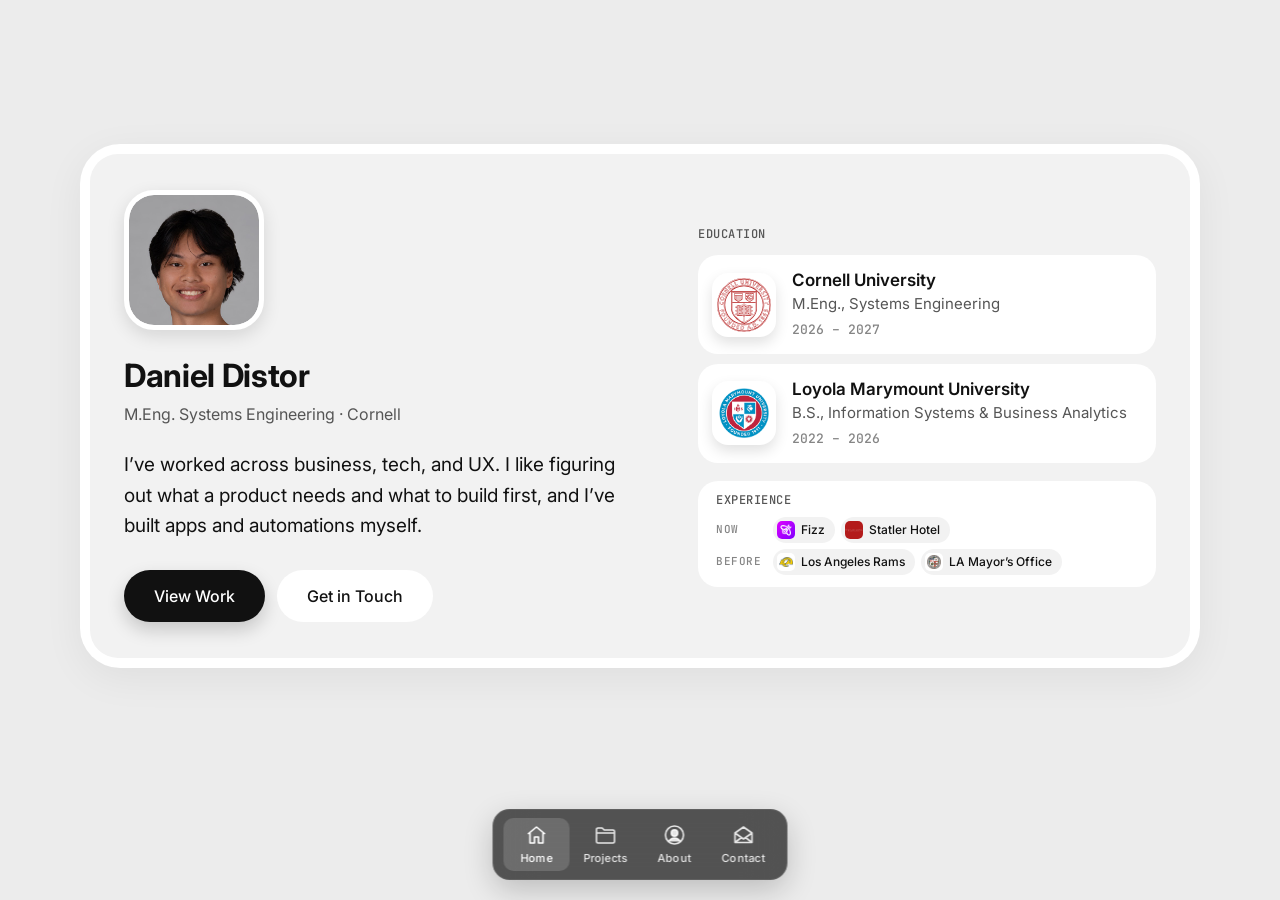
<file: index.html>
<!doctype html>
<html lang="en">
<head>
  <meta charset="utf-8">
  <meta name="viewport" content="width=device-width, initial-scale=1">
  <title>Daniel Distor</title>
  <meta name="description" content="Daniel Distor — M.Eng. Systems Engineering student at Cornell with experience across business, tech, and UX.">
  <meta property="og:type" content="website">
  <meta property="og:title" content="Daniel Distor">
  <meta property="og:description" content="M.Eng. Systems Engineering student at Cornell with experience across business, tech, and UX.">
  <meta property="og:url" content="https://danieldistor.com/">
  <meta property="og:image" content="https://danieldistor.com/assets/portrait-2.jpg">
  <meta property="og:image:alt" content="Daniel Distor">
  <meta property="og:site_name" content="Daniel Distor">
  <link rel="canonical" href="https://danieldistor.com/">
  <meta name="twitter:card" content="summary">
  <meta name="theme-color" content="#ececec">
  <link rel="preconnect" href="https://fonts.googleapis.com">
  <link rel="preconnect" href="https://fonts.gstatic.com" crossorigin>
  <link href="https://fonts.googleapis.com/css2?family=Inter:wght@400;500;600;700&family=JetBrains+Mono:wght@500;700&display=swap" rel="stylesheet">
  <link rel="icon" href="/favicon.svg" type="image/svg+xml">
  <link rel="apple-touch-icon" href="/apple-touch-icon.png">
  <link rel="stylesheet" href="styles.css?v=43">
</head>
<body class="home">
  <main class="frame">

    <!-- Hero -->
    <section class="card hero" id="home">
      <div class="hero-main">
      <div class="avatar"><img src="assets/headshot-2.jpg" alt="Daniel Distor" width="140" height="140"></div>
      <h1 class="name">Daniel Distor</h1>
      <p class="role">M.Eng. Systems Engineering · Cornell</p>
      <p class="lede">I’ve worked across business, tech, and UX. I like figuring out what a product needs and what to build first, and I’ve built apps and automations myself.</p>
      <div class="actions">
        <a class="btn btn-dark" href="projects.html">View Work</a>
        <a class="btn btn-light" href="contact.html">Get in Touch</a>
      </div>
      </div>

      <aside class="edu" aria-labelledby="edu-title">
        <h2 class="label" id="edu-title">Education</h2>
        <ul class="edu-list">
          <li class="school">
            <img class="seal" src="assets/cornell-seal.svg" alt="Cornell University seal" width="64" height="64">
            <div class="school-text">
              <strong>Cornell University</strong>
              <span>M.Eng., Systems Engineering</span>
              <time class="edu-years">2026 – 2027</time>
            </div>
          </li>
          <li class="school">
            <img class="seal" src="assets/lmu-seal.png" alt="Loyola Marymount University seal" width="64" height="64">
            <div class="school-text">
              <strong>Loyola Marymount University</strong>
              <span>B.S., Information Systems &amp; Business Analytics</span>
              <time class="edu-years">2022 – 2026</time>
            </div>
          </li>
        </ul>
        <div class="mini-card">
          <span class="mini-label">Experience</span>
          <div class="exp-rows">
            <span class="exp-when">Now</span>
            <ul class="pills">
              <li class="pill"><span class="logo-chip"><img src="assets/fizz.png" alt="" width="18" height="18"></span>Fizz</li>
              <li class="pill"><span class="logo-chip"><img src="assets/statler.png" alt="" width="18" height="18"></span>Statler Hotel</li>
            </ul>
            <span class="exp-when">Before</span>
            <ul class="pills">
              <li class="pill"><span class="logo-chip logo-pad"><img src="assets/rams.png" alt="" width="18" height="18"></span>Los Angeles Rams</li>
              <li class="pill"><span class="logo-chip logo-pad"><img src="assets/la-city-seal.png" alt="" width="18" height="18"></span>LA Mayor’s Office</li>
            </ul>
          </div>
        </div>
      </aside>
    </section>

  </main>

  <!-- Floating dock -->
  <nav class="dock" aria-label="Primary">
    <a href="index.html" class="active" aria-current="page">
      <svg viewBox="0 0 24 24" fill="none" stroke="currentColor" stroke-width="1.6" stroke-linejoin="round"><path d="M3.5 11L12 4l8.5 7M5.5 9.5V20h4.5v-6h4v6h4.5V9.5"/></svg>Home</a>
    <a href="projects.html">
      <svg viewBox="0 0 24 24" fill="none" stroke="currentColor" stroke-width="1.6" stroke-linejoin="round"><path d="M3 6.5A1.5 1.5 0 014.5 5h4.2l2 2h8.8A1.5 1.5 0 0121 8.5v10a1.5 1.5 0 01-1.5 1.5h-15A1.5 1.5 0 013 18.5zM3 10h18"/></svg>Projects</a>
    <a href="about.html">
      <svg viewBox="0 0 24 24" fill="none" stroke="currentColor" stroke-width="1.6"><circle cx="12" cy="12" r="9"/><circle cx="12" cy="10" r="3.2" fill="currentColor"/><path d="M6.3 18.4c1.3-2.3 3.4-3.4 5.7-3.4s4.4 1.1 5.7 3.4" fill="currentColor"/></svg>About</a>
    <a href="contact.html">
      <svg viewBox="0 0 24 24" fill="none" stroke="currentColor" stroke-width="1.6" stroke-linejoin="round"><path d="M3.5 10L12 4l8.5 6v9.5h-17zM3.5 10l8.5 6 8.5-6M3.5 19.5l6.5-5M20.5 19.5l-6.5-5"/></svg>Contact</a>
  </nav>

  <script src="script.js?v=28"></script>
</body>
</html>
</file>
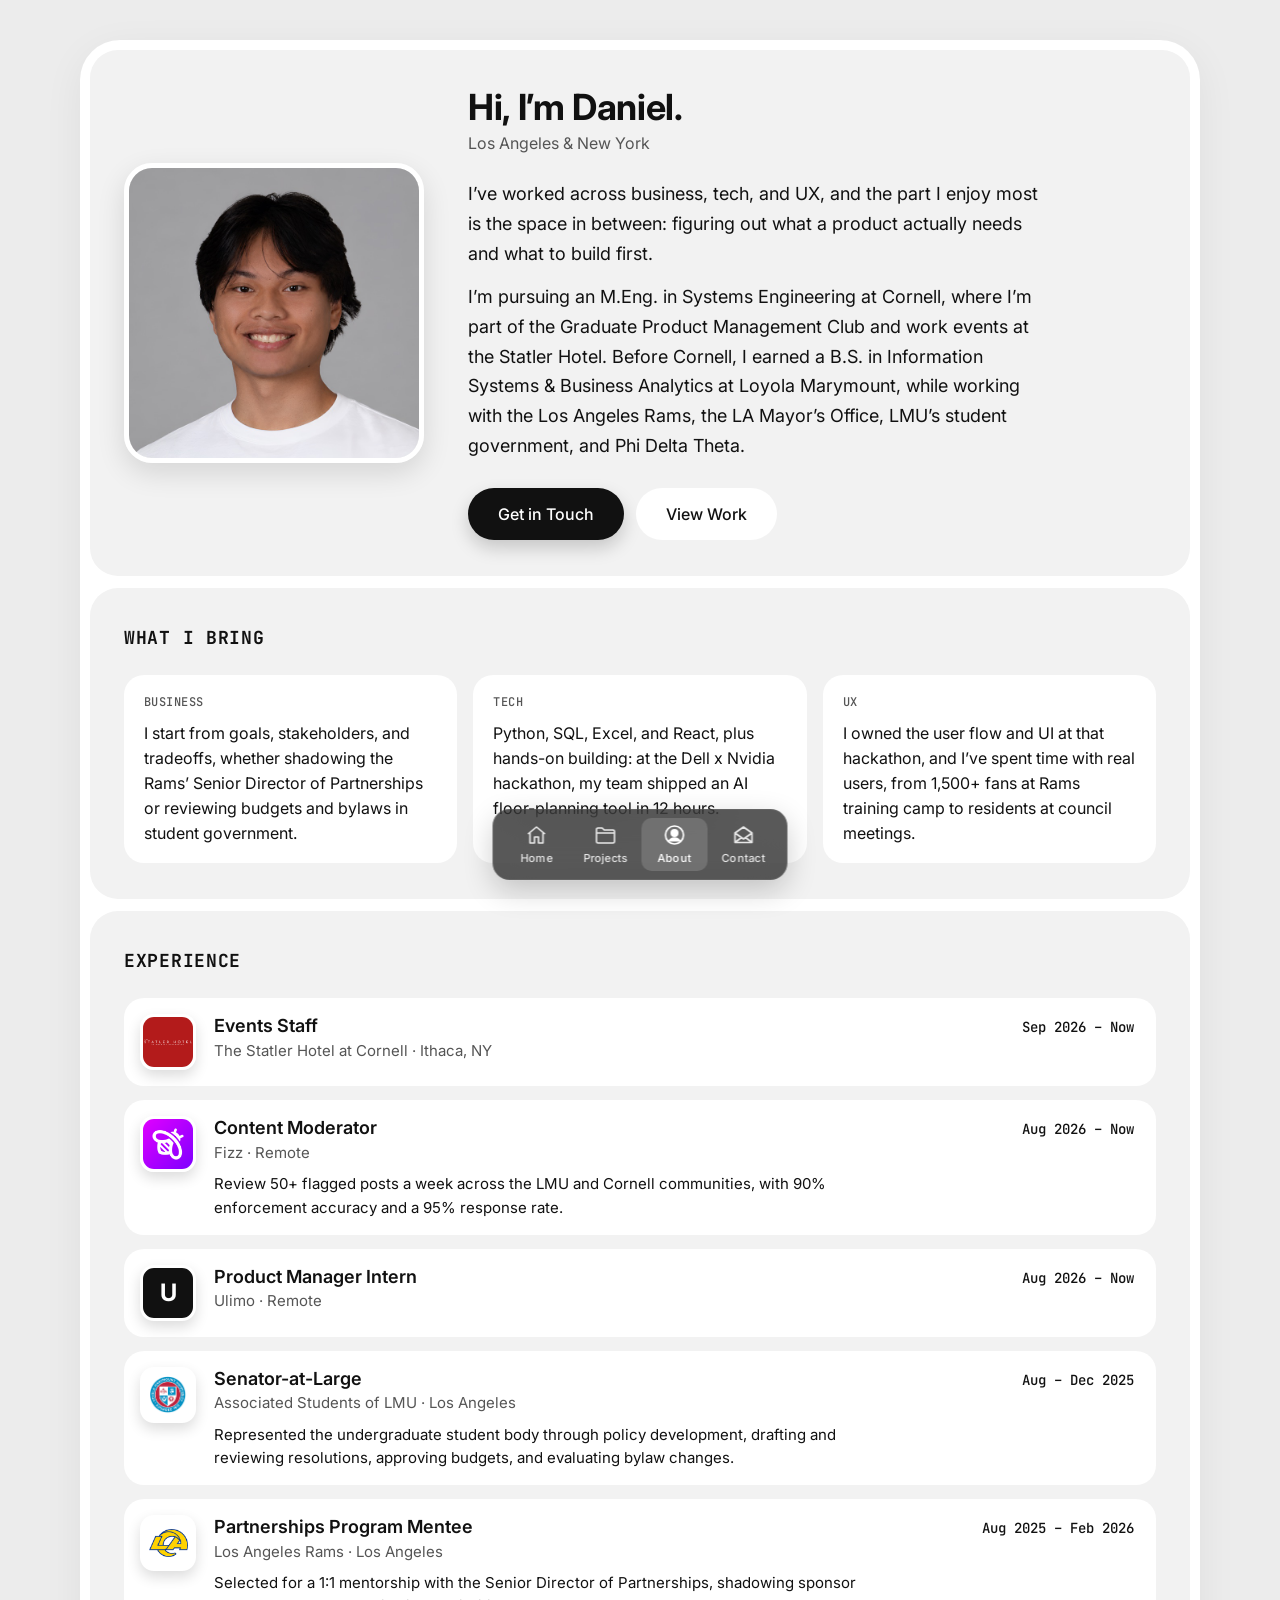
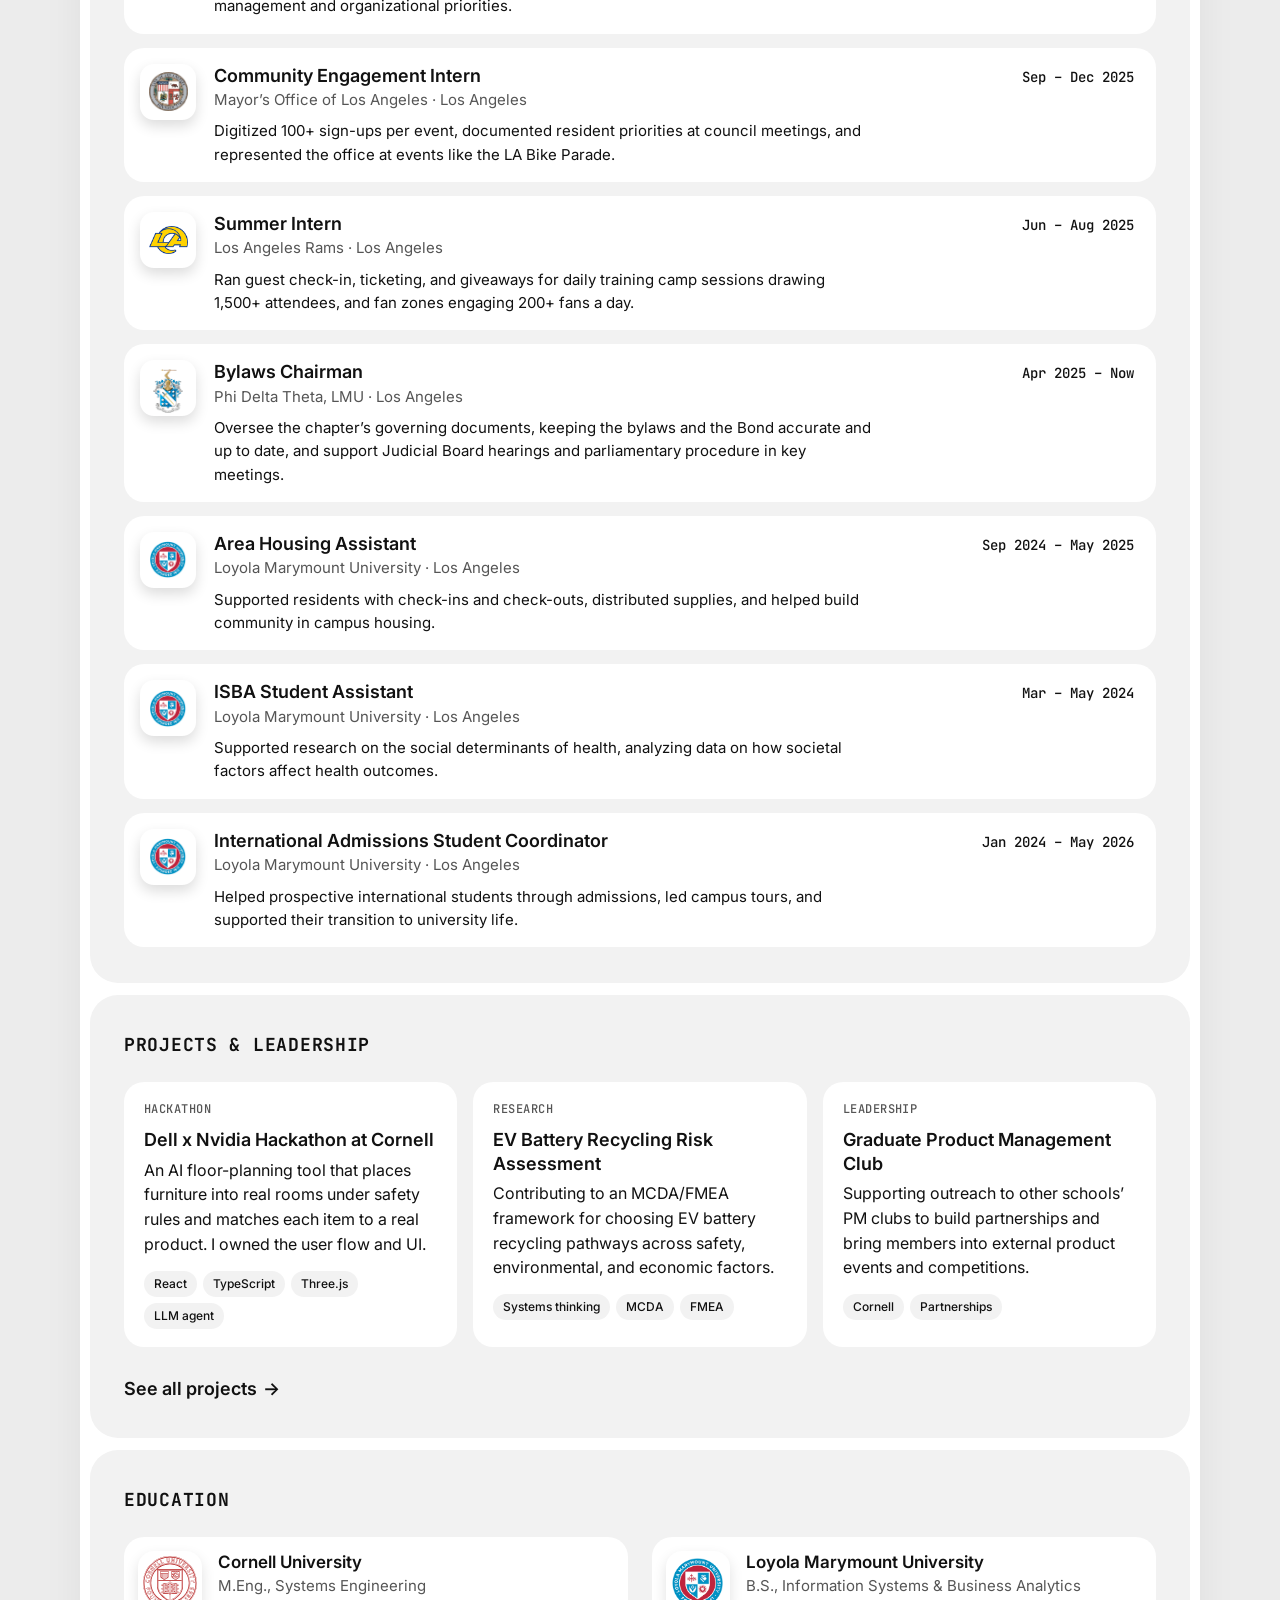
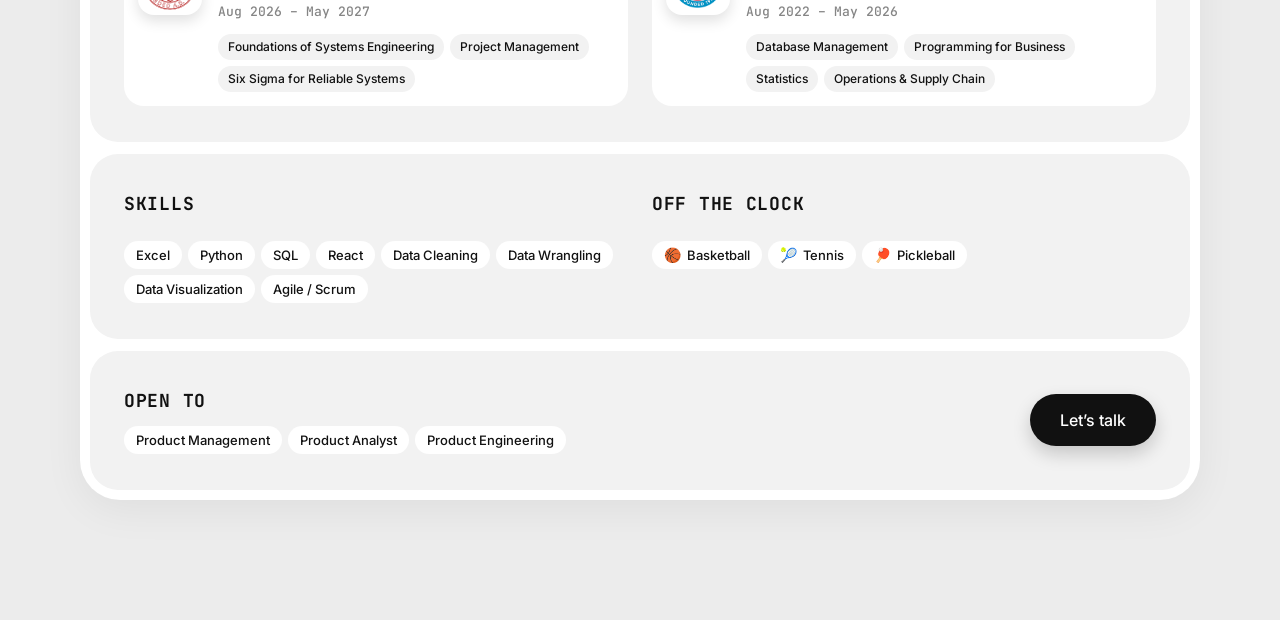
<file: about.html>
<!doctype html>
<html lang="en">
<head>
  <meta charset="utf-8">
  <meta name="viewport" content="width=device-width, initial-scale=1">
  <title>About · Daniel Distor</title>
  <meta name="description" content="About Daniel Distor — experience across business, tech, and UX.">
  <meta property="og:type" content="website">
  <meta property="og:title" content="About · Daniel Distor">
  <meta property="og:description" content="How Daniel Distor went from business analytics, the LA Rams, and the LA Mayor’s Office to Cornell.">
  <meta property="og:url" content="https://danieldistor.com/about">
  <meta property="og:image" content="https://danieldistor.com/assets/portrait-2.jpg">
  <meta property="og:image:alt" content="Daniel Distor">
  <meta property="og:site_name" content="Daniel Distor">
  <link rel="canonical" href="https://danieldistor.com/about">
  <meta name="twitter:card" content="summary">
  <meta name="theme-color" content="#ececec">
  <link rel="preconnect" href="https://fonts.googleapis.com">
  <link rel="preconnect" href="https://fonts.gstatic.com" crossorigin>
  <link href="https://fonts.googleapis.com/css2?family=Inter:wght@400;500;600;700&family=JetBrains+Mono:wght@500;700&display=swap" rel="stylesheet">
  <link rel="icon" href="/favicon.svg" type="image/svg+xml">
  <link rel="apple-touch-icon" href="/apple-touch-icon.png">
  <link rel="stylesheet" href="styles.css?v=43">
</head>
<body>
  <main class="frame">

    <!-- Intro -->
    <section class="card about-hero">
      <img class="about-photo" src="assets/portrait-2.jpg" alt="Daniel Distor" width="320" height="320">
      <div>
        <h1 class="about-title">Hi, I’m Daniel.</h1>
        <p class="role">Los Angeles &amp; New York</p>
        <div class="prose">
          <p>I’ve worked across business, tech, and UX, and the part I enjoy most is the space in between: figuring out what a product actually needs and what to build first.</p>
          <p>I’m pursuing an M.Eng. in Systems Engineering at Cornell, where I’m part of the Graduate Product Management Club and work events at the Statler Hotel. Before Cornell, I earned a B.S. in Information Systems &amp; Business Analytics at Loyola Marymount, while working with the Los Angeles Rams, the LA Mayor’s Office, LMU’s student government, and Phi Delta Theta.</p>
        </div>
        <div class="actions">
          <a class="btn btn-dark" href="contact.html">Get in Touch</a>
          <a class="btn btn-light" href="projects.html">View Work</a>
        </div>
      </div>
    </section>

    <!-- Strengths -->
    <section class="card">
      <h2 class="label">What I Bring</h2>
      <div class="strengths">
        <div class="strength">
          <span class="mini-label">Business</span>
          <p>I start from goals, stakeholders, and tradeoffs, whether shadowing the Rams’ Senior Director of Partnerships or reviewing budgets and bylaws in student government.</p>
        </div>
        <div class="strength">
          <span class="mini-label">Tech</span>
          <p>Python, SQL, Excel, and React, plus hands-on building: at the Dell x Nvidia hackathon, my team shipped an AI floor-planning tool in 12 hours.</p>
        </div>
        <div class="strength">
          <span class="mini-label">UX</span>
          <p>I owned the user flow and UI at that hackathon, and I’ve spent time with real users, from 1,500+ fans at Rams training camp to residents at council meetings.</p>
        </div>
      </div>
    </section>

    <!-- Experience -->
    <section class="card">
      <h2 class="label">Experience</h2>
      <ul class="timeline">
        <li class="t-item">
          <div class="logo logo-sm"><img src="assets/statler.png" alt=""></div>
          <div class="t-body">
            <strong>Events Staff</strong>
            <span class="t-org">The Statler Hotel at Cornell · Ithaca, NY</span>
          </div>
          <time>Sep 2026 – Now</time>
        </li>
        <li class="t-item">
          <div class="logo logo-sm"><img src="assets/fizz.png" alt=""></div>
          <div class="t-body">
            <strong>Content Moderator</strong>
            <span class="t-org">Fizz · Remote</span>
            <p>Review 50+ flagged posts a week across the LMU and Cornell communities, with 90% enforcement accuracy and a 95% response rate.</p>
          </div>
          <time>Aug 2026 – Now</time>
        </li>
        <li class="t-item">
          <div class="logo logo-sm logo-mono">U</div>
          <div class="t-body">
            <strong>Product Manager Intern</strong>
            <span class="t-org">Ulimo · Remote</span>
          </div>
          <time>Aug 2026 – Now</time>
        </li>
        <li class="t-item">
          <div class="logo logo-sm logo-img"><img src="assets/lmu-seal.png" alt=""></div>
          <div class="t-body">
            <strong>Senator-at-Large</strong>
            <span class="t-org">Associated Students of LMU · Los Angeles</span>
            <p>Represented the undergraduate student body through policy development, drafting and reviewing resolutions, approving budgets, and evaluating bylaw changes.</p>
          </div>
          <time>Aug – Dec 2025</time>
        </li>
        <li class="t-item">
          <div class="logo logo-sm logo-img"><img src="assets/rams.png" alt=""></div>
          <div class="t-body">
            <strong>Partnerships Program Mentee</strong>
            <span class="t-org">Los Angeles Rams · Los Angeles</span>
            <p>Selected for a 1:1 mentorship with the Senior Director of Partnerships, shadowing sponsor management and organizational priorities.</p>
          </div>
          <time>Aug 2025 – Feb 2026</time>
        </li>
        <li class="t-item">
          <div class="logo logo-sm logo-img"><img src="assets/la-city-seal.png" alt=""></div>
          <div class="t-body">
            <strong>Community Engagement Intern</strong>
            <span class="t-org">Mayor’s Office of Los Angeles · Los Angeles</span>
            <p>Digitized 100+ sign-ups per event, documented resident priorities at council meetings, and represented the office at events like the LA Bike Parade.</p>
          </div>
          <time>Sep – Dec 2025</time>
        </li>
        <li class="t-item">
          <div class="logo logo-sm logo-img"><img src="assets/rams.png" alt=""></div>
          <div class="t-body">
            <strong>Summer Intern</strong>
            <span class="t-org">Los Angeles Rams · Los Angeles</span>
            <p>Ran guest check-in, ticketing, and giveaways for daily training camp sessions drawing 1,500+ attendees, and fan zones engaging 200+ fans a day.</p>
          </div>
          <time>Jun – Aug 2025</time>
        </li>
        <li class="t-item">
          <div class="logo logo-sm logo-img"><img src="assets/phidelt.png" alt=""></div>
          <div class="t-body">
            <strong>Bylaws Chairman</strong>
            <span class="t-org">Phi Delta Theta, LMU · Los Angeles</span>
            <p>Oversee the chapter’s governing documents, keeping the bylaws and the Bond accurate and up to date, and support Judicial Board hearings and parliamentary procedure in key meetings.</p>
          </div>
          <time>Apr 2025 – Now</time>
        </li>
        <li class="t-item">
          <div class="logo logo-sm logo-img"><img src="assets/lmu-seal.png" alt=""></div>
          <div class="t-body">
            <strong>Area Housing Assistant</strong>
            <span class="t-org">Loyola Marymount University · Los Angeles</span>
            <p>Supported residents with check-ins and check-outs, distributed supplies, and helped build community in campus housing.</p>
          </div>
          <time>Sep 2024 – May 2025</time>
        </li>
        <li class="t-item">
          <div class="logo logo-sm logo-img"><img src="assets/lmu-seal.png" alt=""></div>
          <div class="t-body">
            <strong>ISBA Student Assistant</strong>
            <span class="t-org">Loyola Marymount University · Los Angeles</span>
            <p>Supported research on the social determinants of health, analyzing data on how societal factors affect health outcomes.</p>
          </div>
          <time>Mar – May 2024</time>
        </li>
        <li class="t-item">
          <div class="logo logo-sm logo-img"><img src="assets/lmu-seal.png" alt=""></div>
          <div class="t-body">
            <strong>International Admissions Student Coordinator</strong>
            <span class="t-org">Loyola Marymount University · Los Angeles</span>
            <p>Helped prospective international students through admissions, led campus tours, and supported their transition to university life.</p>
          </div>
          <time>Jan 2024 – May 2026</time>
        </li>
      </ul>
    </section>

    <!-- Projects & leadership -->
    <section class="card" id="projects">
      <h2 class="label">Projects &amp; Leadership</h2>
      <div class="strengths">
        <div class="strength">
          <span class="mini-label">Hackathon</span>
          <h3 class="tile-title">Dell x Nvidia Hackathon at Cornell</h3>
          <p>An AI floor-planning tool that places furniture into real rooms under safety rules and matches each item to a real product. I owned the user flow and UI.</p>
          <ul class="pills tile-pills">
            <li class="pill">React</li><li class="pill">TypeScript</li><li class="pill">Three.js</li><li class="pill">LLM agent</li>
          </ul>
        </div>
        <div class="strength">
          <span class="mini-label">Research</span>
          <h3 class="tile-title">EV Battery Recycling Risk Assessment</h3>
          <p>Contributing to an MCDA/FMEA framework for choosing EV battery recycling pathways across safety, environmental, and economic factors.</p>
          <ul class="pills tile-pills">
            <li class="pill">Systems thinking</li><li class="pill">MCDA</li><li class="pill">FMEA</li>
          </ul>
        </div>
        <div class="strength">
          <span class="mini-label">Leadership</span>
          <h3 class="tile-title">Graduate Product Management Club</h3>
          <p>Supporting outreach to other schools’ PM clubs to build partnerships and bring members into external product events and competitions.</p>
          <ul class="pills tile-pills">
            <li class="pill">Cornell</li><li class="pill">Partnerships</li>
          </ul>
        </div>
      </div>
      <a class="more" href="projects.html">See all projects <span aria-hidden="true">→</span></a>
    </section>

    <!-- Education -->
    <section class="card">
      <h2 class="label">Education</h2>
      <div class="journey">
        <div class="school school-col">
          <img class="seal" src="assets/cornell-seal.svg" alt="Cornell University seal" width="64" height="64">
          <div class="school-text">
            <strong>Cornell University</strong>
            <span>M.Eng., Systems Engineering</span>
            <time class="edu-years">Aug 2026 – May 2027</time>
            <ul class="pills tile-pills">
              <li class="pill">Foundations of Systems Engineering</li><li class="pill">Project Management</li><li class="pill">Six Sigma for Reliable Systems</li>
            </ul>
          </div>
        </div>
        <div class="school school-col">
          <img class="seal" src="assets/lmu-seal.png" alt="Loyola Marymount University seal" width="64" height="64">
          <div class="school-text">
            <strong>Loyola Marymount University</strong>
            <span>B.S., Information Systems &amp; Business Analytics</span>
            <time class="edu-years">Aug 2022 – May 2026</time>
            <ul class="pills tile-pills">
              <li class="pill">Database Management</li><li class="pill">Programming for Business</li><li class="pill">Statistics</li><li class="pill">Operations &amp; Supply Chain</li>
            </ul>
          </div>
        </div>
      </div>
    </section>

    <!-- Skills + off the clock -->
    <section class="card">
      <div class="journey">
        <div>
          <h2 class="label">Skills</h2>
          <ul class="pills pills-light">
            <li class="pill">Excel</li><li class="pill">Python</li><li class="pill">SQL</li><li class="pill">React</li><li class="pill">Data Cleaning</li><li class="pill">Data Wrangling</li><li class="pill">Data Visualization</li><li class="pill">Agile / Scrum</li>
          </ul>
        </div>
        <div>
          <h2 class="label">Off the Clock</h2>
          <ul class="pills pills-light">
            <li class="pill"><span class="pill-emoji" aria-hidden="true">🏀</span>Basketball</li>
            <li class="pill"><span class="pill-emoji" aria-hidden="true">🎾</span>Tennis</li>
            <li class="pill"><span class="pill-emoji" aria-hidden="true">🏓</span>Pickleball</li>
          </ul>
        </div>
      </div>
    </section>

    <!-- Open to / CTA -->
    <section class="card about-cta">
      <div>
        <h2 class="label">Open To</h2>
        <ul class="pills pills-light">
          <li class="pill">Product Management</li>
          <li class="pill">Product Analyst</li>
          <li class="pill">Product Engineering</li>
        </ul>
      </div>
      <a class="btn btn-dark" href="contact.html">Let’s talk</a>
    </section>

  </main>

  <!-- Floating dock -->
  <nav class="dock" aria-label="Primary">
    <a href="index.html">
      <svg viewBox="0 0 24 24" fill="none" stroke="currentColor" stroke-width="1.6" stroke-linejoin="round"><path d="M3.5 11L12 4l8.5 7M5.5 9.5V20h4.5v-6h4v6h4.5V9.5"/></svg>Home</a>
    <a href="projects.html">
      <svg viewBox="0 0 24 24" fill="none" stroke="currentColor" stroke-width="1.6" stroke-linejoin="round"><path d="M3 6.5A1.5 1.5 0 014.5 5h4.2l2 2h8.8A1.5 1.5 0 0121 8.5v10a1.5 1.5 0 01-1.5 1.5h-15A1.5 1.5 0 013 18.5zM3 10h18"/></svg>Projects</a>
    <a href="about.html" class="active" aria-current="page">
      <svg viewBox="0 0 24 24" fill="none" stroke="currentColor" stroke-width="1.6"><circle cx="12" cy="12" r="9"/><circle cx="12" cy="10" r="3.2" fill="currentColor"/><path d="M6.3 18.4c1.3-2.3 3.4-3.4 5.7-3.4s4.4 1.1 5.7 3.4" fill="currentColor"/></svg>About</a>
    <a href="contact.html">
      <svg viewBox="0 0 24 24" fill="none" stroke="currentColor" stroke-width="1.6" stroke-linejoin="round"><path d="M3.5 10L12 4l8.5 6v9.5h-17zM3.5 10l8.5 6 8.5-6M3.5 19.5l6.5-5M20.5 19.5l-6.5-5"/></svg>Contact</a>
  </nav>
</body>
</html>
</file>
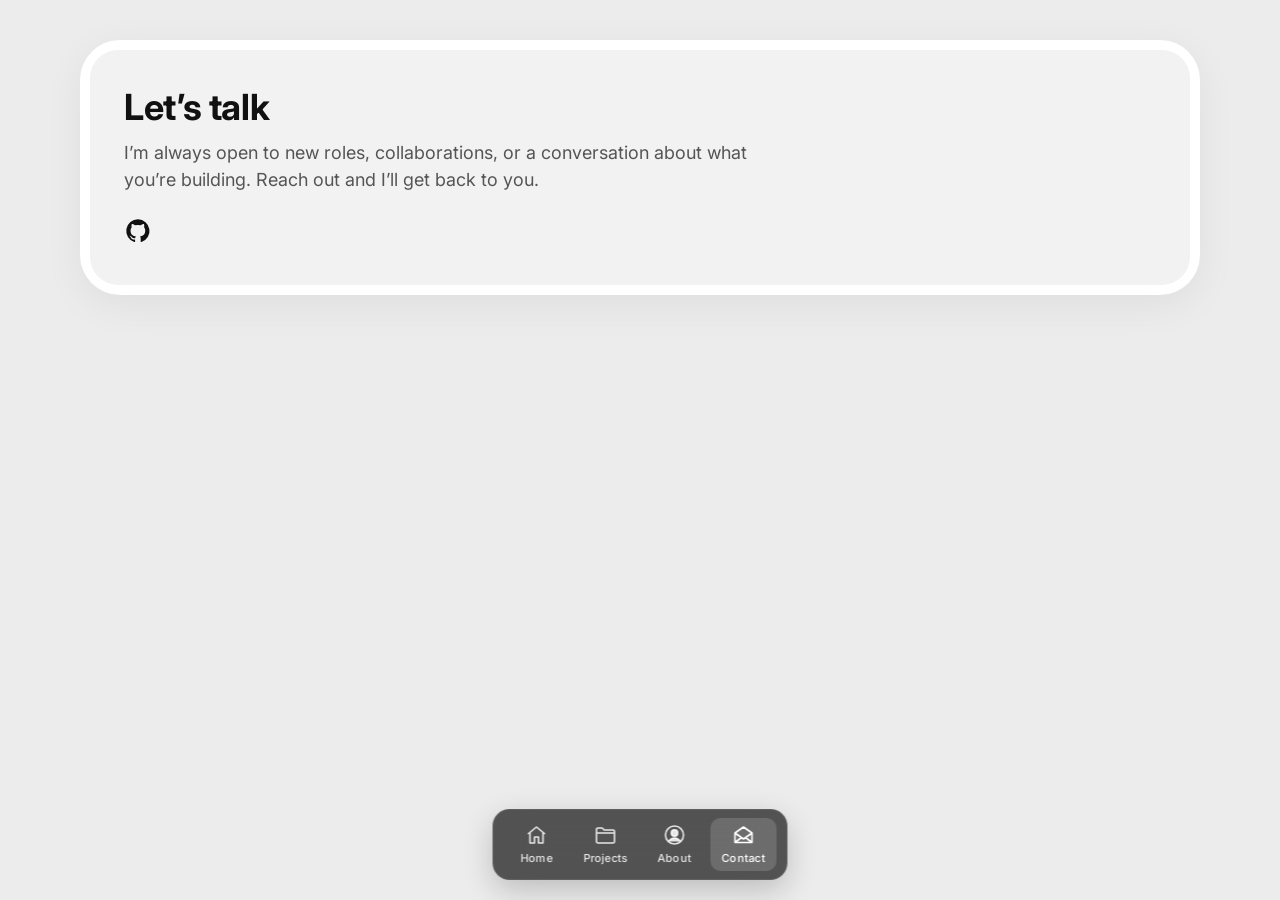
<file: contact.html>
<!doctype html>
<html lang="en">
<head>
  <meta charset="utf-8">
  <meta name="viewport" content="width=device-width, initial-scale=1">
  <title>Contact · Daniel Distor</title>
  <meta name="description" content="Get in touch with Daniel Distor.">
  <meta property="og:type" content="website">
  <meta property="og:title" content="Contact · Daniel Distor">
  <meta property="og:description" content="Get in touch with Daniel Distor.">
  <meta property="og:url" content="https://danieldistor.com/contact">
  <meta property="og:image" content="https://danieldistor.com/assets/portrait-2.jpg">
  <meta property="og:image:alt" content="Daniel Distor">
  <meta property="og:site_name" content="Daniel Distor">
  <link rel="canonical" href="https://danieldistor.com/contact">
  <meta name="twitter:card" content="summary">
  <meta name="theme-color" content="#ececec">
  <link rel="preconnect" href="https://fonts.googleapis.com">
  <link rel="preconnect" href="https://fonts.gstatic.com" crossorigin>
  <link href="https://fonts.googleapis.com/css2?family=Inter:wght@400;500;600;700&family=JetBrains+Mono:wght@500;700&display=swap" rel="stylesheet">
  <link rel="icon" href="/favicon.svg" type="image/svg+xml">
  <link rel="apple-touch-icon" href="/apple-touch-icon.png">
  <link rel="stylesheet" href="styles.css?v=43">
</head>
<body>
  <main class="frame">

    <section class="card contact-page">
      <h1 class="about-title">Let’s talk</h1>
      <p class="proj-intro">I’m always open to new roles, collaborations, or a conversation about what you’re building. Reach out and I’ll get back to you.</p>
      <div class="socials">
        <a href="https://github.com/DanielDistor" target="_blank" rel="noopener" aria-label="GitHub"><svg viewBox="0 0 24 24" aria-hidden="true"><path fill="currentColor" d="M12 2a10 10 0 00-3.2 19.5c.5.1.7-.2.7-.5v-1.7c-2.8.6-3.4-1.2-3.4-1.2-.4-1.2-1.1-1.5-1.1-1.5-.9-.6.1-.6.1-.6 1 .1 1.5 1 1.5 1 .9 1.6 2.4 1.1 3 .9.1-.7.3-1.1.6-1.4-2.2-.3-4.6-1.1-4.6-5 0-1.1.4-2 1-2.7-.1-.3-.4-1.3.1-2.7 0 0 .8-.3 2.7 1a9.4 9.4 0 015 0c1.9-1.3 2.7-1 2.7-1 .5 1.4.2 2.4.1 2.7.6.7 1 1.6 1 2.7 0 3.9-2.3 4.7-4.6 5 .4.3.7.9.7 1.9V21c0 .3.2.6.7.5A10 10 0 0012 2z"/></svg></a>
      </div>
    </section>

  </main>

  <nav class="dock" aria-label="Primary">
    <a href="index.html">
      <svg viewBox="0 0 24 24" fill="none" stroke="currentColor" stroke-width="1.6" stroke-linejoin="round"><path d="M3.5 11L12 4l8.5 7M5.5 9.5V20h4.5v-6h4v6h4.5V9.5"/></svg>Home</a>
    <a href="projects.html">
      <svg viewBox="0 0 24 24" fill="none" stroke="currentColor" stroke-width="1.6" stroke-linejoin="round"><path d="M3 6.5A1.5 1.5 0 014.5 5h4.2l2 2h8.8A1.5 1.5 0 0121 8.5v10a1.5 1.5 0 01-1.5 1.5h-15A1.5 1.5 0 013 18.5zM3 10h18"/></svg>Projects</a>
    <a href="about.html">
      <svg viewBox="0 0 24 24" fill="none" stroke="currentColor" stroke-width="1.6"><circle cx="12" cy="12" r="9"/><circle cx="12" cy="10" r="3.2" fill="currentColor"/><path d="M6.3 18.4c1.3-2.3 3.4-3.4 5.7-3.4s4.4 1.1 5.7 3.4" fill="currentColor"/></svg>About</a>
    <a href="contact.html" class="active" aria-current="page">
      <svg viewBox="0 0 24 24" fill="none" stroke="currentColor" stroke-width="1.6" stroke-linejoin="round"><path d="M3.5 10L12 4l8.5 6v9.5h-17zM3.5 10l8.5 6 8.5-6M3.5 19.5l6.5-5M20.5 19.5l-6.5-5"/></svg>Contact</a>
  </nav>
  <script src="script.js?v=28"></script>
</body>
</html>
</file>
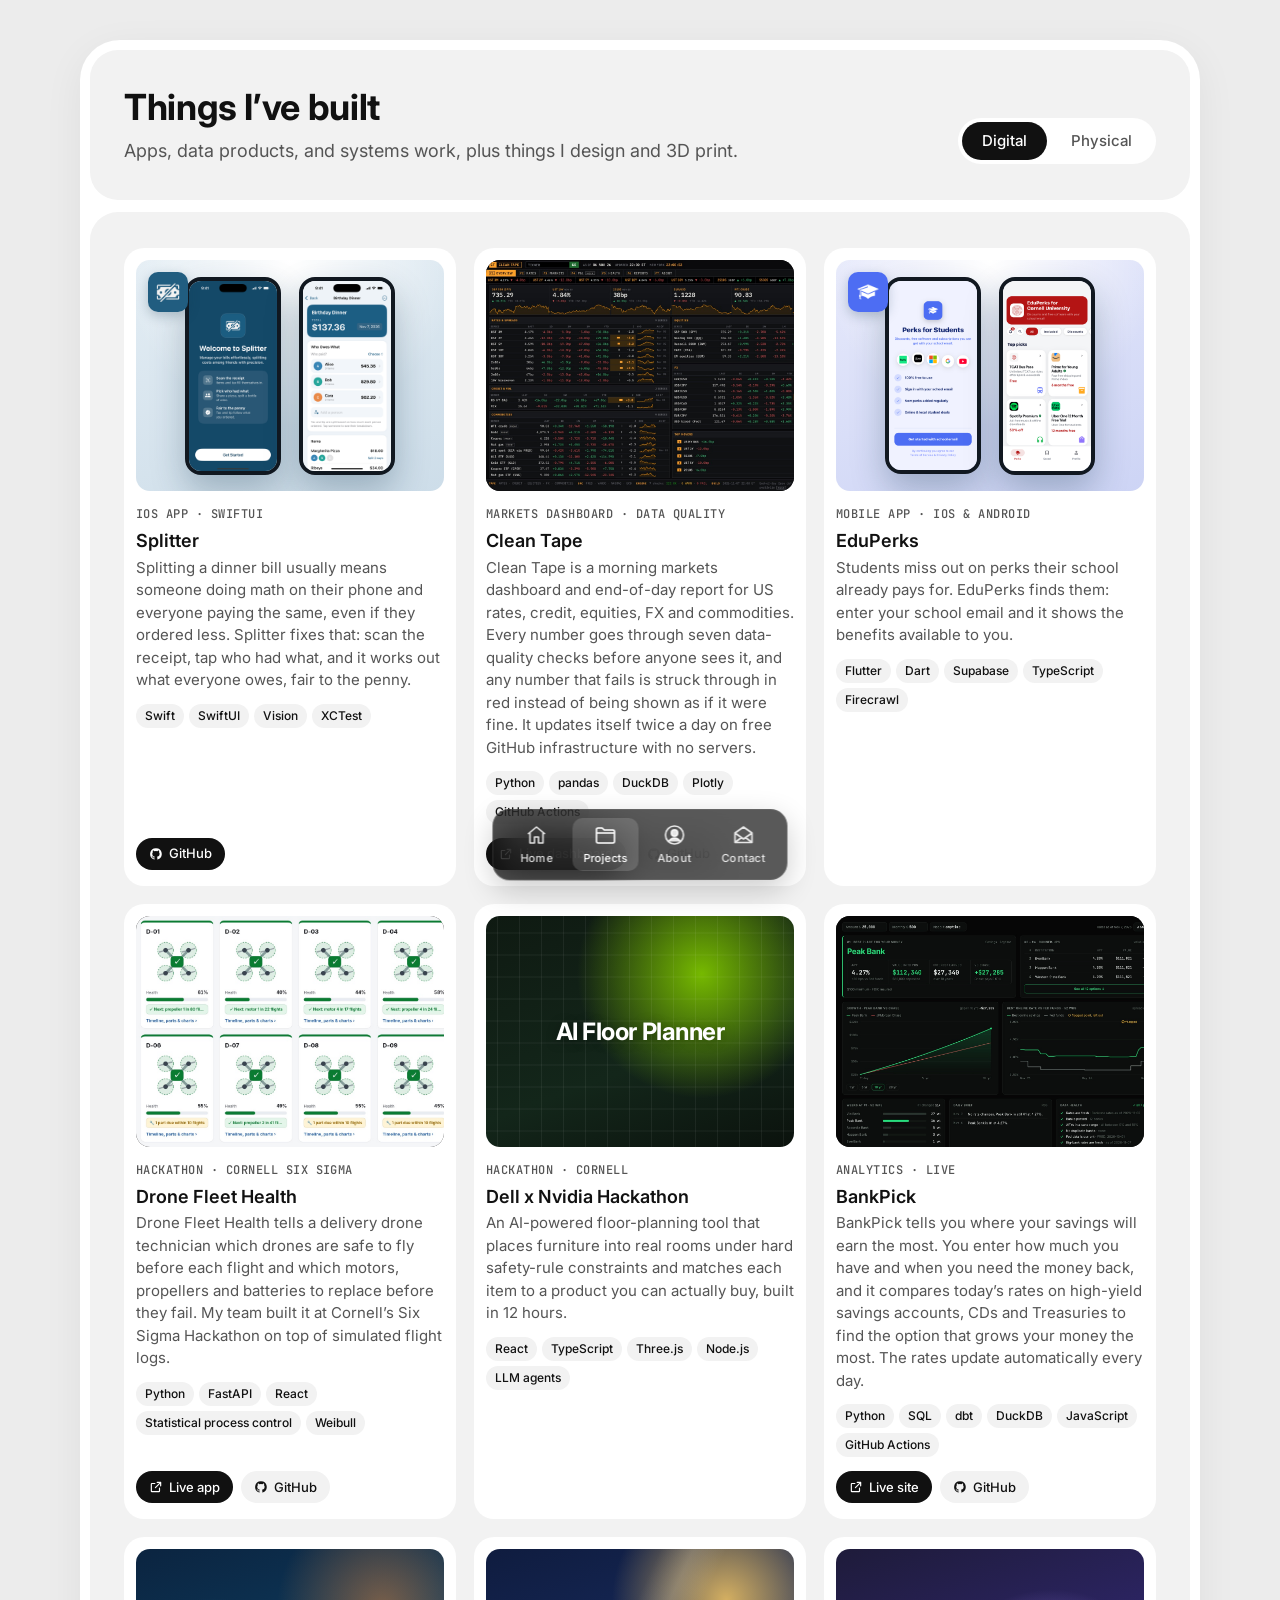
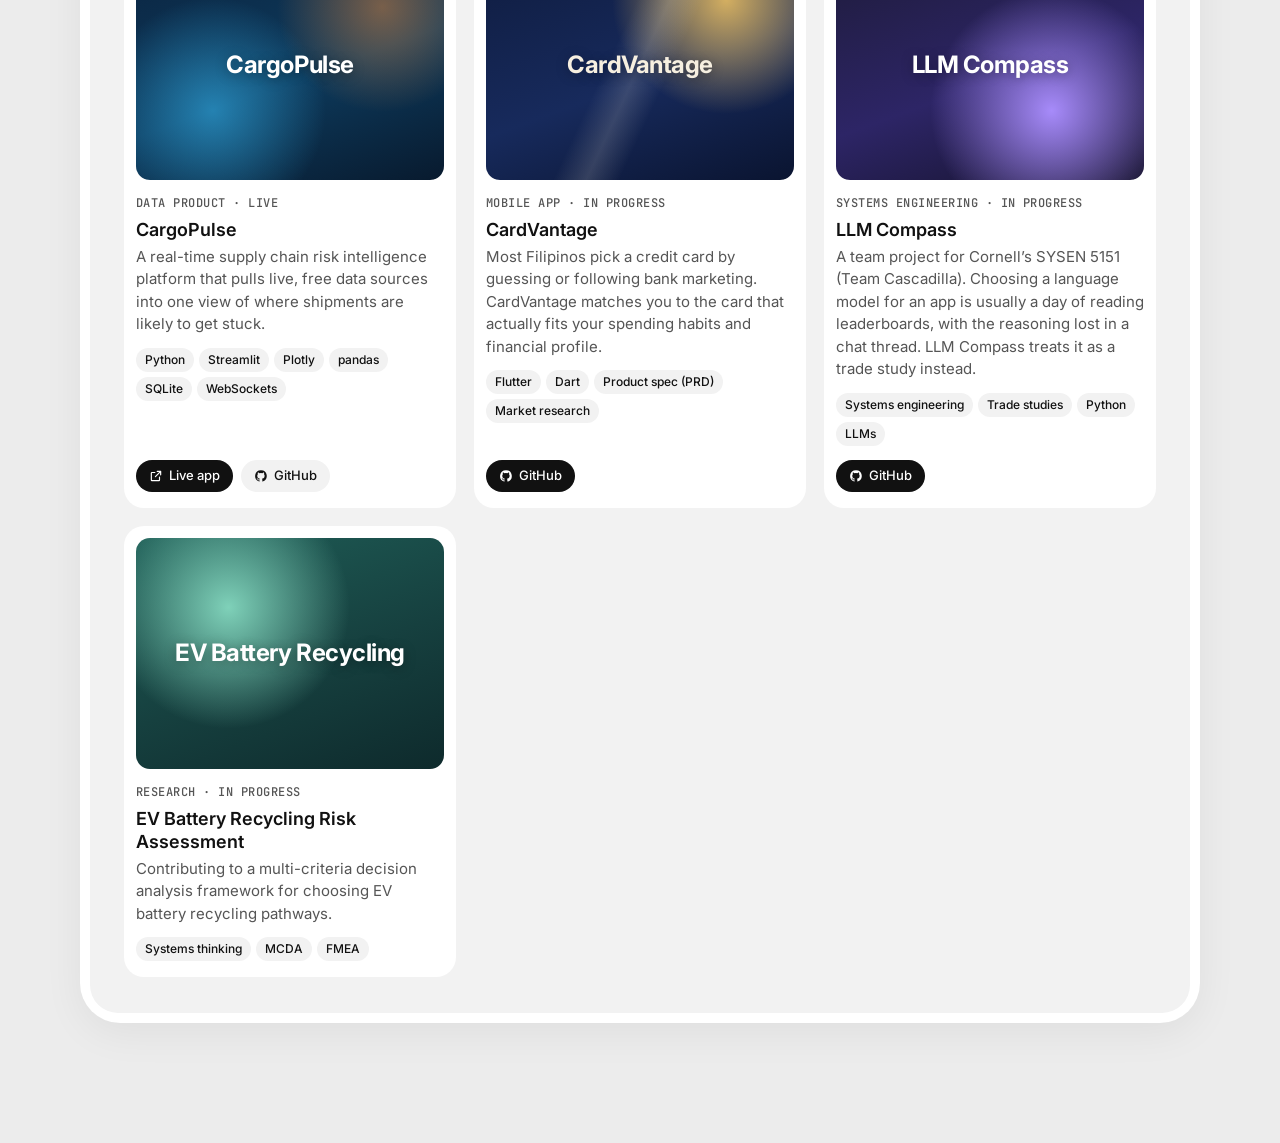
<file: projects.html>
<!doctype html>
<html lang="en">
<head>
  <meta charset="utf-8">
  <meta name="viewport" content="width=device-width, initial-scale=1">
  <title>Projects · Daniel Distor</title>
  <meta name="description" content="Projects by Daniel Distor — data products, apps, and systems engineering work.">
  <meta property="og:type" content="website">
  <meta property="og:title" content="Projects · Daniel Distor">
  <meta property="og:description" content="Data products, apps, and systems work by Daniel Distor, plus the physical things he designs and 3D prints.">
  <meta property="og:url" content="https://danieldistor.com/projects">
  <meta property="og:image" content="https://danieldistor.com/assets/portrait-2.jpg">
  <meta property="og:image:alt" content="Daniel Distor">
  <meta property="og:site_name" content="Daniel Distor">
  <link rel="canonical" href="https://danieldistor.com/projects">
  <meta name="twitter:card" content="summary">
  <meta name="theme-color" content="#ececec">
  <link rel="preconnect" href="https://fonts.googleapis.com">
  <link rel="preconnect" href="https://fonts.gstatic.com" crossorigin>
  <link href="https://fonts.googleapis.com/css2?family=Inter:wght@400;500;600;700&family=JetBrains+Mono:wght@500;700&display=swap" rel="stylesheet">
  <link rel="icon" href="/favicon.svg" type="image/svg+xml">
  <link rel="apple-touch-icon" href="/apple-touch-icon.png">
  <link rel="stylesheet" href="styles.css?v=43">
</head>
<body>
  <main class="frame">

    <section class="card projects-head">
      <div>
        <h1 class="about-title">Things I’ve built</h1>
        <p class="proj-intro">Apps, data products, and systems work, plus things I design and 3D print.</p>
      </div>
      <div class="tabs" role="tablist" aria-label="Project type">
        <button class="tab" role="tab" id="tab-digital" aria-controls="panel-digital" aria-selected="true">Digital</button>
        <button class="tab" role="tab" id="tab-physical" aria-controls="panel-physical" aria-selected="false" tabindex="-1">Physical</button>
      </div>
    </section>

    <section class="card" id="panel-digital" role="tabpanel" aria-labelledby="tab-digital">
      <div class="proj-list">
      <article class="proj" id="splitter">
        <div class="thumb thumb-phone thumb-split"><img class="app-logo" src="assets/splitter-icon.png" alt="Splitter app icon" width="96" height="96"><img src="assets/splitter-welcome.png" alt="Splitter welcome screen: scan the receipt, pick who had what, fair to the penny" width="460" height="1000" loading="lazy"><img src="assets/splitter-bill.png" alt="Splitter showing who owes what on a $137.36 Birthday Dinner bill split between Alice, Bob, and Cara" width="460" height="1000" loading="lazy"></div>
        <div class="proj-body">
          <span class="mini-label">iOS App · SwiftUI</span>
          <h2 class="proj-title">Splitter</h2>
          <p class="proj-desc">Splitting a dinner bill usually means someone doing math on their phone and everyone paying the same, even if they ordered less. Splitter fixes that: scan the receipt, tap who had what, and it works out what everyone owes, fair to the penny.</p>
          <ul class="proj-points">
              <li>Reads the receipt on the phone with Apple’s Vision and checks the items against the receipt’s subtotal</li>
              <li>Splits tax and tip by how much each person ordered, in whole cents, so shares always add up exactly to the total</li>
              <li>Tracks who paid and who has paid them back, with a prefilled Venmo request or reminder text</li>
              <li>No accounts or servers: bills stay on your phone. Covered by 45 unit and UI tests</li>
          </ul>
          <ul class="pills"><li class="pill">Swift</li><li class="pill">SwiftUI</li><li class="pill">Vision</li><li class="pill">XCTest</li></ul>
            <div class="proj-links"><a class="proj-link" href="https://github.com/DanielDistor/Splitter" target="_blank" rel="noopener"><svg viewBox="0 0 24 24" aria-hidden="true"><path fill="currentColor" d="M12 2a10 10 0 00-3.2 19.5c.5.1.7-.2.7-.5v-1.7c-2.8.6-3.4-1.2-3.4-1.2-.4-1.2-1.1-1.5-1.1-1.5-.9-.6.1-.6.1-.6 1 .1 1.5 1 1.5 1 .9 1.6 2.4 1.1 3 .9.1-.7.3-1.1.6-1.4-2.2-.3-4.6-1.1-4.6-5 0-1.1.4-2 1-2.7-.1-.3-.4-1.3.1-2.7 0 0 .8-.3 2.7 1a9.4 9.4 0 015 0c1.9-1.3 2.7-1 2.7-1 .5 1.4.2 2.4.1 2.7.6.7 1 1.6 1 2.7 0 3.9-2.3 4.7-4.6 5 .4.3.7.9.7 1.9V21c0 .3.2.6.7.5A10 10 0 0012 2z"/></svg>GitHub</a></div>
        </div>
      </article>

      <article class="proj" id="clean-tape">
        <div class="thumb thumb-shot"><img src="assets/clean-tape.jpg" alt="Clean Tape overview: headline tiles for the S&amp;P 500, 10-year yield, EUR/USD, WTI and VIX above tables of rates, equities, FX and commodities" width="1280" height="800" loading="lazy"></div>
        <div class="proj-body">
          <span class="mini-label">Markets Dashboard · Data Quality</span>
          <h2 class="proj-title">Clean Tape</h2>
          <p class="proj-desc">Clean Tape is a morning markets dashboard and end-of-day report for US rates, credit, equities, FX and commodities. Every number goes through seven data-quality checks before anyone sees it, and any number that fails is struck through in red instead of being shown as if it were fine. It updates itself twice a day on free GitHub infrastructure with no servers.</p>
          <ul class="pills"><li class="pill">Python</li><li class="pill">pandas</li><li class="pill">DuckDB</li><li class="pill">Plotly</li><li class="pill">GitHub Actions</li></ul>
            <div class="proj-links"><a class="proj-link" href="https://danieldistor.github.io/clean-tape/" target="_blank" rel="noopener"><svg viewBox="0 0 24 24" aria-hidden="true" fill="none" stroke="currentColor" stroke-width="2" stroke-linecap="round" stroke-linejoin="round"><path d="M14 4h6v6M20 4l-9 9M18 14v5a1 1 0 01-1 1H5a1 1 0 01-1-1V7a1 1 0 011-1h5"/></svg>Live dashboard</a><a class="proj-link" href="https://github.com/DanielDistor/clean-tape" target="_blank" rel="noopener"><svg viewBox="0 0 24 24" aria-hidden="true"><path fill="currentColor" d="M12 2a10 10 0 00-3.2 19.5c.5.1.7-.2.7-.5v-1.7c-2.8.6-3.4-1.2-3.4-1.2-.4-1.2-1.1-1.5-1.1-1.5-.9-.6.1-.6.1-.6 1 .1 1.5 1 1.5 1 .9 1.6 2.4 1.1 3 .9.1-.7.3-1.1.6-1.4-2.2-.3-4.6-1.1-4.6-5 0-1.1.4-2 1-2.7-.1-.3-.4-1.3.1-2.7 0 0 .8-.3 2.7 1a9.4 9.4 0 015 0c1.9-1.3 2.7-1 2.7-1 .5 1.4.2 2.4.1 2.7.6.7 1 1.6 1 2.7 0 3.9-2.3 4.7-4.6 5 .4.3.7.9.7 1.9V21c0 .3.2.6.7.5A10 10 0 0012 2z"/></svg>GitHub</a></div>
        </div>
      </article>

      <article class="proj" id="eduperks">
        <div class="thumb thumb-phone thumb-eduphones"><img class="app-logo" src="assets/eduperks-icon.png" alt="EduPerks app icon" width="96" height="96"><img src="assets/eduperks-welcome.png" alt="EduPerks welcome screen with Hulu, Uber, Microsoft, Google and YouTube logos: perks for students with your school email" width="600" height="1300" loading="lazy"><img src="assets/eduperks-home.png" alt="EduPerks home screen for Cornell University showing top picks like the TCAT bus pass, Prime for Young Adults and Spotify Premium" width="600" height="1304" loading="lazy"></div>
        <div class="proj-body">
          <span class="mini-label">Mobile App · iOS &amp; Android</span>
          <h2 class="proj-title">EduPerks</h2>
          <p class="proj-desc">Students miss out on perks their school already pays for. EduPerks finds them: enter your school email and it shows the benefits available to you.</p>
          <ul class="proj-points">
              <li>Detects your school from its email domain</li>
              <li>Checks a Supabase cache first, and only scrapes public school pages with Firecrawl when needed</li>
              <li>Labels each benefit as Confirmed, Likely, or Needs Verification</li>
              <li>Refreshes benefit data daily with a scheduled job</li>
          </ul>
          <ul class="pills"><li class="pill">Flutter</li><li class="pill">Dart</li><li class="pill">Supabase</li><li class="pill">TypeScript</li><li class="pill">Firecrawl</li></ul>
        </div>
      </article>

      <article class="proj" id="drone-fleet">
        <div class="thumb thumb-shot"><img src="assets/drone-fleet.jpg" alt="Drone Fleet Health dashboard: drone cards D-01 to D-09, each with a health bar and the next part due for replacement" width="976" height="708" loading="lazy"></div>
        <div class="proj-body">
          <span class="mini-label">Hackathon · Cornell Six Sigma</span>
          <h2 class="proj-title">Drone Fleet Health</h2>
          <p class="proj-desc">Drone Fleet Health tells a delivery drone technician which drones are safe to fly before each flight and which motors, propellers and batteries to replace before they fail. My team built it at Cornell’s Six Sigma Hackathon on top of simulated flight logs.</p>
          <ul class="proj-points">
              <li>Marks every drone Can fly, Warning or Do not fly, with the reason</li>
              <li>Control charts with all 8 Nelson rules and an EWMA chart for slow wear on motors, propellers and batteries</li>
              <li>Weibull reliability fits set the age to replace each part type, with a cost model for the replacement policy</li>
              <li>Technicians can upload their own Excel logbook and see it combined with the test fleets</li>
          </ul>
          <ul class="pills"><li class="pill">Python</li><li class="pill">FastAPI</li><li class="pill">React</li><li class="pill">Statistical process control</li><li class="pill">Weibull</li></ul>
            <div class="proj-links"><a class="proj-link" href="https://connect.systems-apps.com/content/60eb66a4-d370-4e6b-81e6-ae992820bd4e/" target="_blank" rel="noopener"><svg viewBox="0 0 24 24" aria-hidden="true" fill="none" stroke="currentColor" stroke-width="2" stroke-linecap="round" stroke-linejoin="round"><path d="M14 4h6v6M20 4l-9 9M18 14v5a1 1 0 01-1 1H5a1 1 0 01-1-1V7a1 1 0 011-1h5"/></svg>Live app</a><a class="proj-link" href="https://github.com/DanielDistor/drone-fleet-health" target="_blank" rel="noopener"><svg viewBox="0 0 24 24" aria-hidden="true"><path fill="currentColor" d="M12 2a10 10 0 00-3.2 19.5c.5.1.7-.2.7-.5v-1.7c-2.8.6-3.4-1.2-3.4-1.2-.4-1.2-1.1-1.5-1.1-1.5-.9-.6.1-.6.1-.6 1 .1 1.5 1 1.5 1 .9 1.6 2.4 1.1 3 .9.1-.7.3-1.1.6-1.4-2.2-.3-4.6-1.1-4.6-5 0-1.1.4-2 1-2.7-.1-.3-.4-1.3.1-2.7 0 0 .8-.3 2.7 1a9.4 9.4 0 015 0c1.9-1.3 2.7-1 2.7-1 .5 1.4.2 2.4.1 2.7.6.7 1 1.6 1 2.7 0 3.9-2.3 4.7-4.6 5 .4.3.7.9.7 1.9V21c0 .3.2.6.7.5A10 10 0 0012 2z"/></svg>GitHub</a></div>
        </div>
      </article>

      <article class="proj" id="floor-planner">
        <div class="thumb thumb-hack"><span>AI Floor Planner</span></div>
        <div class="proj-body">
          <span class="mini-label">Hackathon · Cornell</span>
          <h2 class="proj-title">Dell x Nvidia Hackathon</h2>
          <p class="proj-desc">An AI-powered floor-planning tool that places furniture into real rooms under hard safety-rule constraints and matches each item to a product you can actually buy, built in 12 hours.</p>
          <ul class="proj-points">
              <li>Owned the user flow and UI design</li>
              <li>Mapped the full journey: floor-plan upload → AI-generated layout → exportable shopping list</li>
              <li>Built with an LLM tool-calling agent loop behind a 3D room view</li>
          </ul>
          <ul class="pills"><li class="pill">React</li><li class="pill">TypeScript</li><li class="pill">Three.js</li><li class="pill">Node.js</li><li class="pill">LLM agents</li></ul>
        </div>
      </article>

      <article class="proj" id="deposit-pricing">
        <div class="thumb thumb-shot"><img src="assets/deposit-dashboard.jpg" alt="BankPick dashboard: Peak Bank ranked #1 at 4.27% APY, with runner-ups, a growth chart versus Chase, and rate history versus Fed funds" width="1280" height="900" loading="lazy"></div>
        <div class="proj-body">
          <span class="mini-label">Analytics · Live</span>
          <h2 class="proj-title">BankPick</h2>
          <p class="proj-desc">BankPick tells you where your savings will earn the most. You enter how much you have and when you need the money back, and it compares today’s rates on high-yield savings accounts, CDs and Treasuries to find the option that grows your money the most. The rates update automatically every day.</p>
          <ul class="proj-points">
              <li>Ranks every savings account, CD, and Treasury for your amount and timeline, with Chase, BofA, Wells Fargo, and Citi shown for comparison</li>
              <li>Pulls Fed rates from the FRED API and bank rates from Bankrate, then models them with dbt in DuckDB</li>
              <li>Checks its own data before publishing and flags one-week rate spikes as bad data instead of recommending them</li>
              <li>Refreshes and redeploys itself every day with GitHub Actions</li>
          </ul>
          <ul class="pills"><li class="pill">Python</li><li class="pill">SQL</li><li class="pill">dbt</li><li class="pill">DuckDB</li><li class="pill">JavaScript</li><li class="pill">GitHub Actions</li></ul>
            <div class="proj-links"><a class="proj-link" href="https://danieldistor.github.io/bankpick/" target="_blank" rel="noopener"><svg viewBox="0 0 24 24" aria-hidden="true" fill="none" stroke="currentColor" stroke-width="2" stroke-linecap="round" stroke-linejoin="round"><path d="M14 4h6v6M20 4l-9 9M18 14v5a1 1 0 01-1 1H5a1 1 0 01-1-1V7a1 1 0 011-1h5"/></svg>Live site</a><a class="proj-link" href="https://github.com/DanielDistor/bankpick" target="_blank" rel="noopener"><svg viewBox="0 0 24 24" aria-hidden="true"><path fill="currentColor" d="M12 2a10 10 0 00-3.2 19.5c.5.1.7-.2.7-.5v-1.7c-2.8.6-3.4-1.2-3.4-1.2-.4-1.2-1.1-1.5-1.1-1.5-.9-.6.1-.6.1-.6 1 .1 1.5 1 1.5 1 .9 1.6 2.4 1.1 3 .9.1-.7.3-1.1.6-1.4-2.2-.3-4.6-1.1-4.6-5 0-1.1.4-2 1-2.7-.1-.3-.4-1.3.1-2.7 0 0 .8-.3 2.7 1a9.4 9.4 0 015 0c1.9-1.3 2.7-1 2.7-1 .5 1.4.2 2.4.1 2.7.6.7 1 1.6 1 2.7 0 3.9-2.3 4.7-4.6 5 .4.3.7.9.7 1.9V21c0 .3.2.6.7.5A10 10 0 0012 2z"/></svg>GitHub</a></div>
        </div>
      </article>

      <article class="proj" id="cargopulse">
        <div class="thumb thumb-cargo"><span>CargoPulse</span></div>
        <div class="proj-body">
          <span class="mini-label">Data Product · Live</span>
          <h2 class="proj-title">CargoPulse</h2>
          <p class="proj-desc">A real-time supply chain risk intelligence platform that pulls live, free data sources into one view of where shipments are likely to get stuck.</p>
          <ul class="proj-points">
              <li>Live vessel map near 50 major ports, streamed over WebSocket from AIS data</li>
              <li>Congestion score (0–100) for the top 30 ports, refreshed every 15 minutes</li>
              <li>Rule-based delay estimate for any origin → destination route</li>
              <li>Country-level supplier risk heatmap combining congestion, marine weather, and the Baltic Dry Index</li>
          </ul>
          <ul class="pills"><li class="pill">Python</li><li class="pill">Streamlit</li><li class="pill">Plotly</li><li class="pill">pandas</li><li class="pill">SQLite</li><li class="pill">WebSockets</li></ul>
            <div class="proj-links"><a class="proj-link" href="https://cargopulse-app.streamlit.app" target="_blank" rel="noopener"><svg viewBox="0 0 24 24" aria-hidden="true" fill="none" stroke="currentColor" stroke-width="2" stroke-linecap="round" stroke-linejoin="round"><path d="M14 4h6v6M20 4l-9 9M18 14v5a1 1 0 01-1 1H5a1 1 0 01-1-1V7a1 1 0 011-1h5"/></svg>Live app</a><a class="proj-link" href="https://github.com/DanielDistor/cargopulse-supply-chain-platform" target="_blank" rel="noopener"><svg viewBox="0 0 24 24" aria-hidden="true"><path fill="currentColor" d="M12 2a10 10 0 00-3.2 19.5c.5.1.7-.2.7-.5v-1.7c-2.8.6-3.4-1.2-3.4-1.2-.4-1.2-1.1-1.5-1.1-1.5-.9-.6.1-.6.1-.6 1 .1 1.5 1 1.5 1 .9 1.6 2.4 1.1 3 .9.1-.7.3-1.1.6-1.4-2.2-.3-4.6-1.1-4.6-5 0-1.1.4-2 1-2.7-.1-.3-.4-1.3.1-2.7 0 0 .8-.3 2.7 1a9.4 9.4 0 015 0c1.9-1.3 2.7-1 2.7-1 .5 1.4.2 2.4.1 2.7.6.7 1 1.6 1 2.7 0 3.9-2.3 4.7-4.6 5 .4.3.7.9.7 1.9V21c0 .3.2.6.7.5A10 10 0 0012 2z"/></svg>GitHub</a></div>
        </div>
      </article>

      <article class="proj" id="cardvantage">
        <div class="thumb thumb-card"><span>CardVantage</span></div>
        <div class="proj-body">
          <span class="mini-label">Mobile App · In progress</span>
          <h2 class="proj-title">CardVantage</h2>
          <p class="proj-desc">Most Filipinos pick a credit card by guessing or following bank marketing. CardVantage matches you to the card that actually fits your spending habits and financial profile.</p>
          <ul class="proj-points">
              <li>A short questionnaire on spending (groceries, gas, dining, online shopping, travel, bills) returns your top 3 cards, ranked by estimated annual rewards value</li>
              <li>Filters out cards you wouldn’t qualify for based on income, so you avoid rejections that can hurt your credit standing</li>
              <li>Side-by-side comparison of annual fees, interest rates, income requirements, rewards rates, and welcome promos</li>
              <li>Built on my own market research: a 211-card masterlist across 17 Philippine issuers, plus rewards-point valuation data</li>
          </ul>
          <ul class="pills"><li class="pill">Flutter</li><li class="pill">Dart</li><li class="pill">Product spec (PRD)</li><li class="pill">Market research</li></ul>
            <div class="proj-links"><a class="proj-link" href="https://github.com/DanielDistor/cardvantage" target="_blank" rel="noopener"><svg viewBox="0 0 24 24" aria-hidden="true"><path fill="currentColor" d="M12 2a10 10 0 00-3.2 19.5c.5.1.7-.2.7-.5v-1.7c-2.8.6-3.4-1.2-3.4-1.2-.4-1.2-1.1-1.5-1.1-1.5-.9-.6.1-.6.1-.6 1 .1 1.5 1 1.5 1 .9 1.6 2.4 1.1 3 .9.1-.7.3-1.1.6-1.4-2.2-.3-4.6-1.1-4.6-5 0-1.1.4-2 1-2.7-.1-.3-.4-1.3.1-2.7 0 0 .8-.3 2.7 1a9.4 9.4 0 015 0c1.9-1.3 2.7-1 2.7-1 .5 1.4.2 2.4.1 2.7.6.7 1 1.6 1 2.7 0 3.9-2.3 4.7-4.6 5 .4.3.7.9.7 1.9V21c0 .3.2.6.7.5A10 10 0 0012 2z"/></svg>GitHub</a></div>
        </div>
      </article>

      <article class="proj" id="llm-compass">
        <div class="thumb thumb-llm"><span>LLM Compass</span></div>
        <div class="proj-body">
          <span class="mini-label">Systems Engineering · In progress</span>
          <h2 class="proj-title">LLM Compass</h2>
          <p class="proj-desc">A team project for Cornell’s SYSEN 5151 (Team Cascadilla). Choosing a language model for an app is usually a day of reading leaderboards, with the reasoning lost in a chat thread. LLM Compass treats it as a trade study instead.</p>
          <ul class="proj-points">
              <li>A tech lead enters the app’s requirements and reviews the criteria the tool proposes</li>
              <li>They weight what the team actually cares about: accuracy, cost, latency, context, data rules</li>
              <li>The tool returns a ranked shortlist with its reasoning attached</li>
              <li>The decision record can be exported, then re-run when new models ship</li>
          </ul>
          <ul class="pills"><li class="pill">Systems engineering</li><li class="pill">Trade studies</li><li class="pill">Python</li><li class="pill">LLMs</li></ul>
            <div class="proj-links"><a class="proj-link" href="https://github.com/sysen5151-fall2026/llmcompass" target="_blank" rel="noopener"><svg viewBox="0 0 24 24" aria-hidden="true"><path fill="currentColor" d="M12 2a10 10 0 00-3.2 19.5c.5.1.7-.2.7-.5v-1.7c-2.8.6-3.4-1.2-3.4-1.2-.4-1.2-1.1-1.5-1.1-1.5-.9-.6.1-.6.1-.6 1 .1 1.5 1 1.5 1 .9 1.6 2.4 1.1 3 .9.1-.7.3-1.1.6-1.4-2.2-.3-4.6-1.1-4.6-5 0-1.1.4-2 1-2.7-.1-.3-.4-1.3.1-2.7 0 0 .8-.3 2.7 1a9.4 9.4 0 015 0c1.9-1.3 2.7-1 2.7-1 .5 1.4.2 2.4.1 2.7.6.7 1 1.6 1 2.7 0 3.9-2.3 4.7-4.6 5 .4.3.7.9.7 1.9V21c0 .3.2.6.7.5A10 10 0 0012 2z"/></svg>GitHub</a></div>
        </div>
      </article>

      <article class="proj" id="ev-battery">
        <div class="thumb thumb-ev"><span>EV Battery Recycling</span></div>
        <div class="proj-body">
          <span class="mini-label">Research · In progress</span>
          <h2 class="proj-title">EV Battery Recycling Risk Assessment</h2>
          <p class="proj-desc">Contributing to a multi-criteria decision analysis framework for choosing EV battery recycling pathways.</p>
          <ul class="proj-points">
              <li>Combines MCDA and FMEA to compare pathways</li>
              <li>Applies systems thinking across safety, environmental, and economic dimensions</li>
          </ul>
          <ul class="pills"><li class="pill">Systems thinking</li><li class="pill">MCDA</li><li class="pill">FMEA</li></ul>
        </div>
      </article>
      </div>
    </section>

    <section class="card" id="panel-physical" role="tabpanel" aria-labelledby="tab-physical" hidden>
      <p class="panel-intro">Things I design and 3D print: prototypes, fixes, and experiments. Each one starts with a problem and goes through a few versions.</p>
      <!-- Placeholder tiles: replace each with a real print (photo + one-liner + versions/material) -->
      <div class="print-grid">
        <article class="print print-empty">
          <div class="print-photo"><svg viewBox="0 0 24 24" fill="none" stroke="currentColor" stroke-width="1.4" stroke-linejoin="round" aria-hidden="true"><path d="M12 3l8 4.5v9L12 21l-8-4.5v-9z"/><path d="M4 7.5l8 4.5 8-4.5M12 12v9"/></svg></div>
          <span class="mini-label">Example · Coming soon</span>
          <h3>Your first print</h3>
          <p>A photo, the problem it solves, and how many versions it took.</p>
          <span class="print-meta">3 versions · PLA</span>
        </article>
        <article class="print print-empty">
          <div class="print-photo"><svg viewBox="0 0 24 24" fill="none" stroke="currentColor" stroke-width="1.4" stroke-linejoin="round" aria-hidden="true"><path d="M12 3l8 4.5v9L12 21l-8-4.5v-9z"/><path d="M4 7.5l8 4.5 8-4.5M12 12v9"/></svg></div>
          <span class="mini-label">Example · Coming soon</span>
          <h3>A functional fix</h3>
          <p>Something around the house or desk that works better because you designed it.</p>
          <span class="print-meta">2 versions · PETG</span>
        </article>
        <article class="print print-empty">
          <div class="print-photo"><svg viewBox="0 0 24 24" fill="none" stroke="currentColor" stroke-width="1.4" stroke-linejoin="round" aria-hidden="true"><path d="M12 3l8 4.5v9L12 21l-8-4.5v-9z"/><path d="M4 7.5l8 4.5 8-4.5M12 12v9"/></svg></div>
          <span class="mini-label">Example · Coming soon</span>
          <h3>A prototype</h3>
          <p>An early physical version of an idea, printed to test before building the real thing.</p>
          <span class="print-meta">5 versions · PLA</span>
        </article>
      </div>
    </section>

  </main>

  <!-- Floating dock -->
  <nav class="dock" aria-label="Primary">
    <a href="index.html">
      <svg viewBox="0 0 24 24" fill="none" stroke="currentColor" stroke-width="1.6" stroke-linejoin="round"><path d="M3.5 11L12 4l8.5 7M5.5 9.5V20h4.5v-6h4v6h4.5V9.5"/></svg>Home</a>
    <a href="projects.html" class="active" aria-current="page">
      <svg viewBox="0 0 24 24" fill="none" stroke="currentColor" stroke-width="1.6" stroke-linejoin="round"><path d="M3 6.5A1.5 1.5 0 014.5 5h4.2l2 2h8.8A1.5 1.5 0 0121 8.5v10a1.5 1.5 0 01-1.5 1.5h-15A1.5 1.5 0 013 18.5zM3 10h18"/></svg>Projects</a>
    <a href="about.html">
      <svg viewBox="0 0 24 24" fill="none" stroke="currentColor" stroke-width="1.6"><circle cx="12" cy="12" r="9"/><circle cx="12" cy="10" r="3.2" fill="currentColor"/><path d="M6.3 18.4c1.3-2.3 3.4-3.4 5.7-3.4s4.4 1.1 5.7 3.4" fill="currentColor"/></svg>About</a>
    <a href="contact.html">
      <svg viewBox="0 0 24 24" fill="none" stroke="currentColor" stroke-width="1.6" stroke-linejoin="round"><path d="M3.5 10L12 4l8.5 6v9.5h-17zM3.5 10l8.5 6 8.5-6M3.5 19.5l6.5-5M20.5 19.5l-6.5-5"/></svg>Contact</a>
  </nav>
  <script src="script.js?v=28"></script>
</body>
</html>
</file>
<file: styles.css>
:root {
  --page: #ececec;
  --frame: #ffffff;
  --card: #f2f2f2;
  --surface: #fafafa;
  --ink: #111111;
  --ink-2: #555555;
  --ink-3: #9a9a9a;
  --line: #e4e4e4;
  --radius-frame: 40px;
  --radius-card: 28px;
  --radius-inner: 20px;
  --sans: "Inter", system-ui, -apple-system, sans-serif;
  --mono: "JetBrains Mono", ui-monospace, "SF Mono", Menlo, monospace;
  /* Floating nav: distance from the screen edge, and the space pages
     reserve below their content so nothing ends up under it */
  --dock-bottom: 20px;
  --dock-clearance: 120px;
}

* { box-sizing: border-box; }

html { scroll-behavior: smooth; }

body {
  margin: 0;
  background: var(--page);
  color: var(--ink);
  font-family: var(--sans);
  font-size: 17px;
  line-height: 1.5;
  -webkit-font-smoothing: antialiased;
}

a { color: inherit; text-decoration: none; }

/* ---------- Frame + cards ---------- */

.frame {
  max-width: 1120px;
  margin: 40px auto var(--dock-clearance);
  padding: 10px;
  background: var(--frame);
  border-radius: var(--radius-frame);
  box-shadow: 0 10px 40px rgba(0, 0, 0, 0.06);
  display: flex;
  flex-direction: column;
  gap: 12px;
}

.card {
  background: var(--card);
  border-radius: var(--radius-card);
  padding: 36px 34px;
  scroll-margin-top: 24px;
}

.label {
  margin: 0 0 24px;
  font-family: var(--mono);
  font-weight: 700;
  font-size: 18px;
  letter-spacing: 0.04em;
  text-transform: uppercase;
}

.muted { color: var(--ink-2); max-width: 36em; margin: 0; }

/* ---------- Hero ---------- */

/* Home is just the hero card: center it on the screen (desktop/tablet) */
@media (min-width: 641px) {
  body.home {
    min-height: 100vh;
    min-height: 100svh;
    display: flex;
    flex-direction: column;
    justify-content: center;
    padding: 32px 16px var(--dock-clearance);
  }
  body.home .frame { width: 100%; margin: 0 auto; }
}


.hero {
  display: grid;
  grid-template-columns: minmax(0, 1.15fr) minmax(0, 1fr);
  gap: 36px 48px;
  align-items: center;
}

.hero-main .lede { max-width: 26em; }

/* Education panel: top-aligned with the headshot. Gaps are tuned so the
   column's bottom lands near the bottom of the buttons; the two schools sit
   closer together than the Open To / Experience cards. */
.edu { align-self: center; }

/* Same small gray mono style as the OPEN TO / PREVIOUSLY AT labels */
.edu .label {
  margin-bottom: 12px;
  font-weight: 500;
  font-size: 12px;
  color: var(--ink-2);
}

.edu-list { list-style: none; margin: 0; padding: 0; display: grid; gap: 10px; }

.school {
  display: flex;
  align-items: center;
  gap: 16px;
  padding: 14px 18px 14px 14px;
  background: #fff;
  border-radius: var(--radius-inner);
  transition: transform 0.2s ease, box-shadow 0.2s ease;
}
.school:hover { transform: translateY(-2px); box-shadow: 0 10px 24px rgba(0, 0, 0, 0.06); }

.seal {
  flex: none;
  width: 64px;
  height: 64px;
  padding: 5px;
  background: #fff;
  border-radius: 16px;
  box-shadow: 0 6px 14px rgba(0, 0, 0, 0.12);
  object-fit: contain;
}

.school-text { display: flex; flex-direction: column; flex: 1; min-width: 0; }
.school-text strong { font-weight: 600; font-size: 17px; line-height: 1.3; }
.school-text span { color: var(--ink-2); font-size: 15px; line-height: 1.4; margin-top: 2px; }

/* Matches .job time in Experience */
.school-text .edu-years {
  margin-top: 6px;
  font-family: var(--mono);
  font-weight: 500;
  font-size: 13px;
  color: #858585;
}

/* Small cards: Open To, Experience */
.mini-card {
  margin-top: 18px;
  padding: 10px 18px 12px;
  background: #fff;
  border-radius: var(--radius-inner);
}
.mini-label {
  display: block;
  margin-bottom: 8px;
  font-family: var(--mono);
  font-weight: 500;
  font-size: 12px;
  letter-spacing: 0.04em;
  text-transform: uppercase;
  color: var(--ink-2);
}

.pills { list-style: none; margin: 0; padding: 0; display: flex; flex-wrap: wrap; gap: 6px; }
.pill {
  display: inline-flex;
  align-items: center;
  gap: 6px;
  padding: 4px 10px;
  background: var(--card);
  border-radius: 999px;
  font-size: 12px;
  font-weight: 500;
  line-height: 18px;
  white-space: nowrap;
}
.pill:has(.logo-chip) { padding-left: 4px; }

/* Every logo sits in the same 18px rounded tile */
.logo-chip {
  flex: none;
  display: grid;
  place-items: center;
  width: 18px;
  height: 18px;
  background: #fff;
  border-radius: 5px;
  overflow: hidden;
}
.logo-chip img { display: block; width: 100%; height: 100%; object-fit: contain; }
/* Transparent logos get breathing room so they aren't cropped */
.logo-pad img { width: 14px; height: 14px; }

/* Experience card: NOW / BEFORE rows; the grid keeps both labels the same width */
.exp-rows {
  display: grid;
  grid-template-columns: auto 1fr;
  align-items: center;
  gap: 6px 12px;
}
.exp-when {
  font-family: var(--mono);
  font-weight: 500;
  font-size: 11px;
  letter-spacing: 0.04em;
  text-transform: uppercase;
  color: #858585;
}

.avatar {
  width: 140px;
  height: 140px;
  background: #fff;
  border: 5px solid #fff;
  border-radius: 30px;
  box-shadow: 0 6px 18px rgba(0, 0, 0, 0.12);
  overflow: hidden;
}
.avatar img {
  display: block;
  width: 100%;
  height: 100%;
  object-fit: cover;
  object-position: center;
  border-radius: 25px;
}

.name {
  display: flex;
  align-items: center;
  gap: 8px;
  margin: 22px 0 2px;
  font-size: 32px;
  font-weight: 700;
  letter-spacing: -0.01em;
}


.role { margin: 0; color: var(--ink-2); font-size: 16px; }

.lede { max-width: 30em; margin: 24px 0 28px; font-size: 19px; line-height: 1.6; }

.actions { display: flex; flex-wrap: wrap; gap: 12px; }

.btn {
  display: inline-flex;
  align-items: center;
  height: 52px;
  padding: 0 30px;
  border-radius: 999px;
  font-weight: 500;
  font-size: 16px;
  transition: transform 0.15s ease, box-shadow 0.15s ease;
}
.btn:hover { transform: translateY(-1px); }
.btn-dark { background: #111; color: #fff; box-shadow: 0 8px 18px rgba(0, 0, 0, 0.18); }
.btn-light { background: #fff; color: var(--ink); }

/* ---------- Selected work ---------- */

.work-grid {
  display: grid;
  grid-template-columns: repeat(3, minmax(0, 1fr));
  gap: 22px;
}

.work {
  display: flex;
  flex-direction: column;
  min-width: 0;
  padding: 14px 14px 16px;
  background: var(--surface);
  border-radius: var(--radius-inner);
  transition: transform 0.2s ease, box-shadow 0.2s ease;
}
.work:hover { transform: translateY(-3px); box-shadow: 0 12px 28px rgba(0, 0, 0, 0.07); }

.thumb {
  aspect-ratio: 1.65;
  border-radius: 14px;
  display: grid;
  place-items: center;
  overflow: hidden;
  background-size: cover;
  background-position: center;
}
.thumb span {
  color: #fff;
  font-weight: 700;
  font-size: 26px;
  letter-spacing: -0.02em;
  text-shadow: 0 2px 12px rgba(0, 0, 0, 0.35);
  text-align: center;
  padding: 0 12px;
}
/* Project art — swap for real screenshots via background-image: url(...) */
.thumb span { font-size: 24px; }
.thumb:has(img) { display: flex; flex-direction: column; align-items: center; justify-content: center; gap: 10px; }
.thumb img { width: 64px; height: 64px; border-radius: 16px; box-shadow: 0 8px 20px rgba(0, 0, 0, 0.25); }
/* Real screenshot filling the whole thumbnail */
.thumb.thumb-shot { display: block; background: #0a0a0a; }
.thumb.thumb-shot img { width: 100%; height: 100%; object-fit: cover; object-position: left top; border-radius: 0; box-shadow: none; }
/* Two full phone screenshots side by side */
.thumb.thumb-phone { display: flex; flex-direction: row; justify-content: center; align-items: center; gap: 6%; padding: 0; }
.thumb.thumb-phone img { width: 31%; height: auto; border: 4px solid #111820; border-radius: 16px; box-shadow: 0 16px 34px rgba(16, 50, 74, 0.28); }
.thumb.thumb-phone { position: relative; }
.thumb.thumb-phone img.app-logo { position: absolute; top: 12px; left: 12px; width: 40px; height: 40px; border: 0; border-radius: 10px; box-shadow: 0 4px 12px rgba(16,50,74,0.25); }
.thumb-eduphones { background-image: radial-gradient(circle at 50% 0%, #ffffff 0%, transparent 60%), linear-gradient(160deg, #e6e9fb 0%, #cdd4f5 100%); }
.thumb-split { background-image: radial-gradient(circle at 50% 0%, #ffffff 0%, transparent 60%), linear-gradient(160deg, #e3edf4 0%, #cddde9 100%); }

.thumb-cargo {  /* ocean route grid */
  background-image:
    radial-gradient(circle at 25% 70%, rgba(56, 189, 248, 0.55) 0%, transparent 40%),
    radial-gradient(circle at 80% 25%, rgba(251, 146, 60, 0.45) 0%, transparent 35%),
    linear-gradient(160deg, #0b2440 0%, #0d3a5c 55%, #081a2e 100%);
}
.thumb-bank { background-image: radial-gradient(circle at 70% 30%, #d9c27a 0%, transparent 42%), linear-gradient(160deg, #10302a 0%, #174a3c 55%, #0b201c 100%); }
.thumb-edu { background-image: radial-gradient(circle at 30% 25%, #8aa2ff 0%, transparent 45%), linear-gradient(160deg, #4f6ef7 0%, #3a54d6 60%, #2c3fa8 100%); }
.thumb-llm { background-image: radial-gradient(circle at 70% 70%, #a78bfa 0%, transparent 45%), linear-gradient(160deg, #1e1b3a 0%, #2d2566 55%, #15122b 100%); }
.thumb-hack {  /* dark tech green */
  background-image:
    linear-gradient(rgba(255, 255, 255, 0.06) 1px, transparent 1px),
    linear-gradient(90deg, rgba(255, 255, 255, 0.06) 1px, transparent 1px),
    radial-gradient(circle at 70% 25%, #76b900 0%, transparent 45%),
    linear-gradient(160deg, #0f1a12 0%, #13261a 60%, #0b120d 100%);
  background-size: 22px 22px, 22px 22px, auto, auto;
}
.thumb-card {  /* CardVantage palette: midnight blue, gold, cream */
  background-image:
    linear-gradient(115deg, transparent 42%, rgba(246, 239, 224, 0.16) 50%, transparent 58%),
    radial-gradient(circle at 78% 22%, #d4af61 0%, transparent 38%),
    linear-gradient(160deg, #0f1c3f 0%, #172a5c 55%, #0a1430 100%);
}
.thumb-card span { color: #f6efe0; }
.thumb-ev { background-image: radial-gradient(circle at 30% 30%, #7fd1b9 0%, transparent 45%), linear-gradient(160deg, #1f5e57 0%, #16403f 55%, #0e2a2c 100%); }

/* Row under the project grid: "View all" link + 3D printing teaser */
.work-footer {
  display: flex;
  align-items: center;
  justify-content: space-between;
  flex-wrap: wrap;
  gap: 16px 24px;
  margin-top: 24px;
}
.work-footer .more { margin-top: 0; }

.maker {
  display: inline-flex;
  align-items: center;
  gap: 12px;
  padding: 8px 18px 8px 8px;
  background: #fff;
  border-radius: 999px;
  transition: transform 0.15s ease, box-shadow 0.15s ease;
}
.maker:hover { transform: translateY(-1px); box-shadow: 0 8px 20px rgba(0, 0, 0, 0.06); }
.maker-icon {
  display: grid;
  place-items: center;
  width: 36px;
  height: 36px;
  border-radius: 50%;
  background: #111;
  color: #fff;
}
.maker-icon svg { width: 20px; height: 20px; }
.maker-text { display: flex; flex-direction: column; line-height: 1.3; }
.maker-text strong { font-size: 14px; font-weight: 600; }
.maker-text span { font-size: 13px; color: var(--ink-2); }
.maker-arrow { margin-left: 4px; font-weight: 600; transition: transform 0.15s ease; }
.maker:hover .maker-arrow { transform: translateX(3px); }

.work h3 { margin: 18px 0 4px; font-size: 22px; font-weight: 600; }

.blurb {
  flex: 1;  /* takes the spare height so tags line up across cards */
  margin: 0 0 10px;
  font-size: 16px;
  line-height: 1.5;
  color: var(--ink-2);
}

.tag { font-family: var(--mono); font-size: 13px; font-weight: 500; letter-spacing: 0.04em; text-transform: uppercase; }

.more {
  display: inline-flex;
  gap: 6px;
  margin-top: 28px;
  font-weight: 600;
  font-size: 18px;
}
.more span { transition: transform 0.15s ease; }
.more:hover span { transform: translateX(3px); }

/* ---------- About ---------- */

.about {
  display: grid;
  grid-template-columns: 230px 1fr;
  gap: 40px;
  align-items: center;
}

.portrait {
  display: block;
  width: 100%;
  height: auto;
  aspect-ratio: 1;
  object-fit: cover;
  border-radius: var(--radius-inner);
}

.about .label { margin-bottom: 18px; }
.about .body { margin: 0; max-width: 34em; font-size: 18px; line-height: 1.65; }
.about .more { margin-top: 20px; }

/* ---------- About page ---------- */

.about-hero {
  display: grid;
  grid-template-columns: 300px minmax(0, 1fr);
  gap: 44px;
  align-items: center;
}

.about-photo {
  display: block;
  width: 100%;
  height: auto;
  aspect-ratio: 1;
  object-fit: cover;
  border: 5px solid #fff;
  border-radius: 28px;
  box-shadow: 0 10px 28px rgba(0, 0, 0, 0.12);
}

.back {
  display: inline-flex;
  gap: 6px;
  margin-bottom: 22px;
  color: var(--ink-2);
  font-size: 15px;
  font-weight: 500;
}
.back:hover { color: var(--ink); }

.about-hero .label { margin-bottom: 10px; font-weight: 500; font-size: 12px; color: var(--ink-2); }

.about-title { margin: 0 0 2px; font-size: 36px; font-weight: 700; letter-spacing: -0.01em; line-height: 1.2; }

.prose { margin: 24px 0 28px; max-width: 34em; }
.prose p { margin: 0 0 14px; font-size: 18px; line-height: 1.65; }
.prose p:last-child { margin-bottom: 0; }

.strengths { display: grid; grid-template-columns: repeat(3, minmax(0, 1fr)); gap: 16px; }
.strength { padding: 18px 20px; background: #fff; border-radius: var(--radius-inner); }
.strength p { margin: 0; font-size: 16px; line-height: 1.55; }

.journey { display: grid; grid-template-columns: repeat(2, minmax(0, 1fr)); gap: 24px; }
.journey .mini-label { margin-bottom: 12px; }

.about-cta {
  display: flex;
  align-items: center;
  justify-content: space-between;
  flex-wrap: wrap;
  gap: 20px;
}
.about-cta .label { margin-bottom: 12px; }

/* Pills that sit directly on a gray card */
.pills-light .pill { background: #fff; font-size: 13px; padding: 5px 12px; }
.pill-emoji { font-size: 14px; line-height: 1; }

.tile-title { margin: 0 0 6px; font-size: 18px; font-weight: 600; line-height: 1.3; }
.strength .mini-label { margin-bottom: 10px; }
.tile-pills { margin-top: 14px; }

/* Experience timeline */
.timeline { list-style: none; margin: 0; padding: 0; display: grid; gap: 14px; }
.t-item {
  display: grid;
  grid-template-columns: auto minmax(0, 1fr) auto;
  align-items: start;
  gap: 18px;
  padding: 16px 22px 16px 16px;
  background: #fff;
  border-radius: var(--radius-inner);
}
.t-body strong { display: block; font-size: 18px; font-weight: 600; line-height: 1.3; }
.t-org { display: block; margin-top: 2px; color: var(--ink-2); font-size: 15px; }
.t-body p { margin: 8px 0 0; font-size: 15px; line-height: 1.55; max-width: 44em; }
.t-item time { font-family: var(--mono); font-weight: 500; font-size: 14px; white-space: nowrap; padding-top: 3px; }

.logo.logo-sm { width: 56px; height: 56px; border-radius: 14px; }
.logo-sm.logo-mono { font-size: 24px; }

.school-col { align-items: flex-start; }
.school-col .tile-pills { margin-top: 12px; }
.school-col .pill { white-space: normal; }

/* ---------- Projects page ---------- */

.proj-intro { margin: 10px 0 0; max-width: 36em; font-size: 18px; color: var(--ink-2); }
.projects-head {
  display: flex;
  flex-wrap: wrap;
  align-items: flex-end;
  justify-content: space-between;
  gap: 20px 32px;
}
.projects-head .proj-intro { margin-top: 8px; }
.projects-head .label { margin-bottom: 10px; font-weight: 500; font-size: 12px; color: var(--ink-2); }

/* Digital projects: 3-column card grid, same card shape as the physical gallery */
.proj-list { display: grid; grid-template-columns: repeat(3, minmax(0, 1fr)); gap: 18px; }

.proj {
  display: flex;
  flex-direction: column;
  padding: 12px 12px 16px;
  background: #fff;
  border-radius: var(--radius-inner);
  scroll-margin-top: 24px;
}
.proj .thumb { aspect-ratio: 4 / 3; border-radius: 14px; margin-bottom: 14px; }
.proj-body { display: flex; flex-direction: column; flex: 1; }
.proj .mini-label { margin-bottom: 6px; }

.proj-title { margin: 0 0 4px; font-size: 18px; font-weight: 600; line-height: 1.3; }
.proj-desc { margin: 0 0 12px; font-size: 15px; line-height: 1.5; color: var(--ink-2); }
/* Bullets stay in the HTML for a future detail view but are hidden on the cards */
.proj-points { display: none; }
.proj .pills { gap: 5px; }
.proj .pill { font-size: 12px; padding: 3px 9px; }

.proj-links { display: flex; flex-wrap: wrap; gap: 8px; margin-top: auto; padding-top: 14px; }
.proj-link {
  display: inline-flex;
  align-items: center;
  gap: 6px;
  height: 32px;
  padding: 0 13px;
  border-radius: 999px;
  background: #111;
  color: #fff;
  font-size: 13px;
  font-weight: 500;
  transition: opacity 0.15s ease;
}
.proj-link:hover { opacity: 0.85; }
.proj-link + .proj-link { background: var(--card); color: var(--ink); }
.proj-link svg { width: 14px; height: 14px; }

/* Digital / Physical tabs */
.tabs {
  display: inline-flex;
  gap: 4px;
  padding: 4px;
  background: #fff;
  border-radius: 999px;
}
.tab {
  height: 38px;
  padding: 0 20px;
  border: 0;
  border-radius: 999px;
  background: transparent;
  color: var(--ink-2);
  font: inherit;
  font-size: 15px;
  font-weight: 500;
  cursor: pointer;
  transition: background 0.15s ease, color 0.15s ease;
}
.tab:hover { color: var(--ink); }
.tab[aria-selected="true"] { background: #111; color: #fff; }

/* Physical: 3D print gallery */
.panel-intro { margin: 0 0 20px; max-width: 40em; font-size: 16px; line-height: 1.6; color: var(--ink-2); }
.print-grid { display: grid; grid-template-columns: repeat(3, minmax(0, 1fr)); gap: 18px; }
.print { padding: 12px 12px 16px; background: #fff; border-radius: var(--radius-inner); }
.print-photo {
  display: grid;
  place-items: center;
  aspect-ratio: 1;
  margin-bottom: 14px;
  border-radius: 14px;
  background: var(--card);
  overflow: hidden;
}
.print-photo img { width: 100%; height: 100%; object-fit: cover; }
.print-photo svg { width: 56px; height: 56px; color: #b5b5b5; }
.print .mini-label { margin-bottom: 6px; }
.print h3 { margin: 0 0 4px; font-size: 18px; font-weight: 600; }
.print p { margin: 0 0 10px; font-size: 15px; line-height: 1.5; color: var(--ink-2); }
.print-meta { font-family: var(--mono); font-size: 12px; font-weight: 500; color: #858585; }
.print-empty .print-photo { border: 2px dashed #d6d6d6; background: #fafafa; }

/* ---------- 404 ---------- */
.notfound { padding-top: 56px; padding-bottom: 56px; }
.notfound .actions { margin-top: 28px; }

/* ---------- Experience ---------- */

.jobs { list-style: none; margin: 0; padding: 0; display: grid; gap: 18px; }

.job {
  display: flex;
  align-items: center;
  gap: 22px;
  padding: 16px 26px 16px 16px;
  background: #fff;
  border-radius: var(--radius-inner);
}

.logo {
  flex: none;
  width: 72px;
  height: 72px;
  display: grid;
  place-items: center;
  border: 3px solid #fff;
  border-radius: 18px;
  box-shadow: 0 6px 14px rgba(0, 0, 0, 0.14);
  overflow: hidden;
}
.logo img { display: block; width: 100%; height: 100%; object-fit: cover; }
/* Transparent logos/seals: contained with a little breathing room */
.logo-img { background: #fff; }
.logo-img img { width: 78%; height: 78%; object-fit: contain; }
/* Monogram tile for companies without a usable logo */
.logo-mono { background: #111; color: #fff; font-weight: 700; font-size: 30px; }

.job-text { display: flex; flex-direction: column; flex: 1; min-width: 0; }
.job-text strong { font-weight: 600; font-size: 19px; }
.job-text span { color: var(--ink-2); }

.job time { font-family: var(--mono); font-weight: 500; font-size: 17px; white-space: nowrap; }

/* ---------- Contact ---------- */

.socials { display: flex; gap: 22px; margin: 24px 0 4px; }
.socials a { width: 28px; height: 28px; color: var(--ink); transition: opacity 0.15s ease; }
.socials a:hover { opacity: 0.6; }
.socials svg { width: 100%; height: 100%; }


/* ---------- Dock ---------- */

.dock {
  position: fixed;
  left: 50%;
  bottom: var(--dock-bottom);
  transform: translateX(-50%);
  display: flex;
  gap: 3px;
  padding: 8px 10px;
  /* Frosted glass: stays readable over images and text */
  background: rgba(0, 0, 0, 0.65);
  backdrop-filter: blur(20px) saturate(160%);
  -webkit-backdrop-filter: blur(20px) saturate(160%);
  border: 1px solid rgba(255, 255, 255, 0.08);
  border-radius: 17px;
  box-shadow: 0 10px 30px rgba(0, 0, 0, 0.2);
  z-index: 10;
}

.dock a {
  display: flex;
  flex-direction: column;
  align-items: center;
  gap: 3px;
  min-width: 66px;
  padding: 5px 7px;
  border-radius: 10px;
  color: rgba(255, 255, 255, 0.85);
  font-size: 11px;
  font-weight: 500;
  letter-spacing: 0.02em;
  transition: background 0.15s ease, color 0.15s ease;
}
.dock svg { width: 24px; height: 24px; }
.dock a:hover { background: rgba(255, 255, 255, 0.08); color: #fff; }
.dock a.active { color: #fff; background: rgba(255, 255, 255, 0.15); }

/* ---------- Page transitions ---------- */
/* Cross-page fade + slight rise (Chrome, Edge, Safari 18.2+; other browsers just switch pages). */
@view-transition { navigation: auto; }
.dock { view-transition-name: dock; } /* the dock stays put while the page changes */
::view-transition-old(root) { animation: 160ms ease-out both page-out; }
::view-transition-new(root) { animation: 280ms cubic-bezier(0.2, 0.7, 0.2, 1) both page-in; }
@keyframes page-out { to { opacity: 0; } }
@keyframes page-in { from { opacity: 0; transform: translateY(12px); } }

/* ---------- Responsive ---------- */

@media (max-width: 900px) {
  .print-grid { grid-template-columns: repeat(2, minmax(0, 1fr)); }
  .proj-list { grid-template-columns: repeat(2, minmax(0, 1fr)); }
  .about-hero { grid-template-columns: 1fr; gap: 28px; }
  .about-photo { max-width: 260px; }
  .strengths, .journey { grid-template-columns: 1fr; }
  .hero { grid-template-columns: 1fr; gap: 36px; }
  .work-grid { grid-template-columns: repeat(2, minmax(0, 1fr)); }
}

@media (max-width: 640px) {
  .print-grid, .proj-list { grid-template-columns: minmax(0, 1fr); }
  .t-item { grid-template-columns: auto minmax(0, 1fr); gap: 6px 14px; padding: 14px; }
  .t-item time { grid-column: 2; grid-row: 1; justify-self: start; padding: 0; font-size: 12px; color: #858585; }
  .t-body { grid-column: 2; grid-row: 2; }
  .t-item .logo { grid-row: 1 / span 2; }
  .about-title { font-size: 28px; }
  .prose p { font-size: 16px; }
  body { font-size: 16px; }
  .frame { margin: 0 0 var(--dock-clearance); padding: 8px; border-radius: 0 0 28px 28px; }
  .card { padding: 26px 20px; border-radius: 22px; }
  .name { font-size: 26px; }
  .lede { font-size: 17px; margin: 24px 0 22px; }
  .work-grid { grid-template-columns: minmax(0, 1fr); }
  .about { grid-template-columns: 1fr; gap: 24px; }
  .portrait { max-width: 220px; }
  .job { gap: 14px; padding: 12px 16px 12px 12px; flex-wrap: wrap; }
  .logo { width: 56px; height: 56px; border-radius: 14px; }
  .logo-mono { font-size: 22px; }
  .job time { font-size: 14px; }
  :root { --dock-bottom: 12px; --dock-clearance: 100px; }
  .dock { padding: 6px; }
  .dock a { min-width: 58px; padding: 5px 6px; }
  .dock svg { width: 22px; height: 22px; }
}

@media (prefers-reduced-motion: reduce) {
  ::view-transition-group(*), ::view-transition-old(*), ::view-transition-new(*) { animation: none !important; }
  html { scroll-behavior: auto; }
  * { transition: none !important; }
}
</file>
